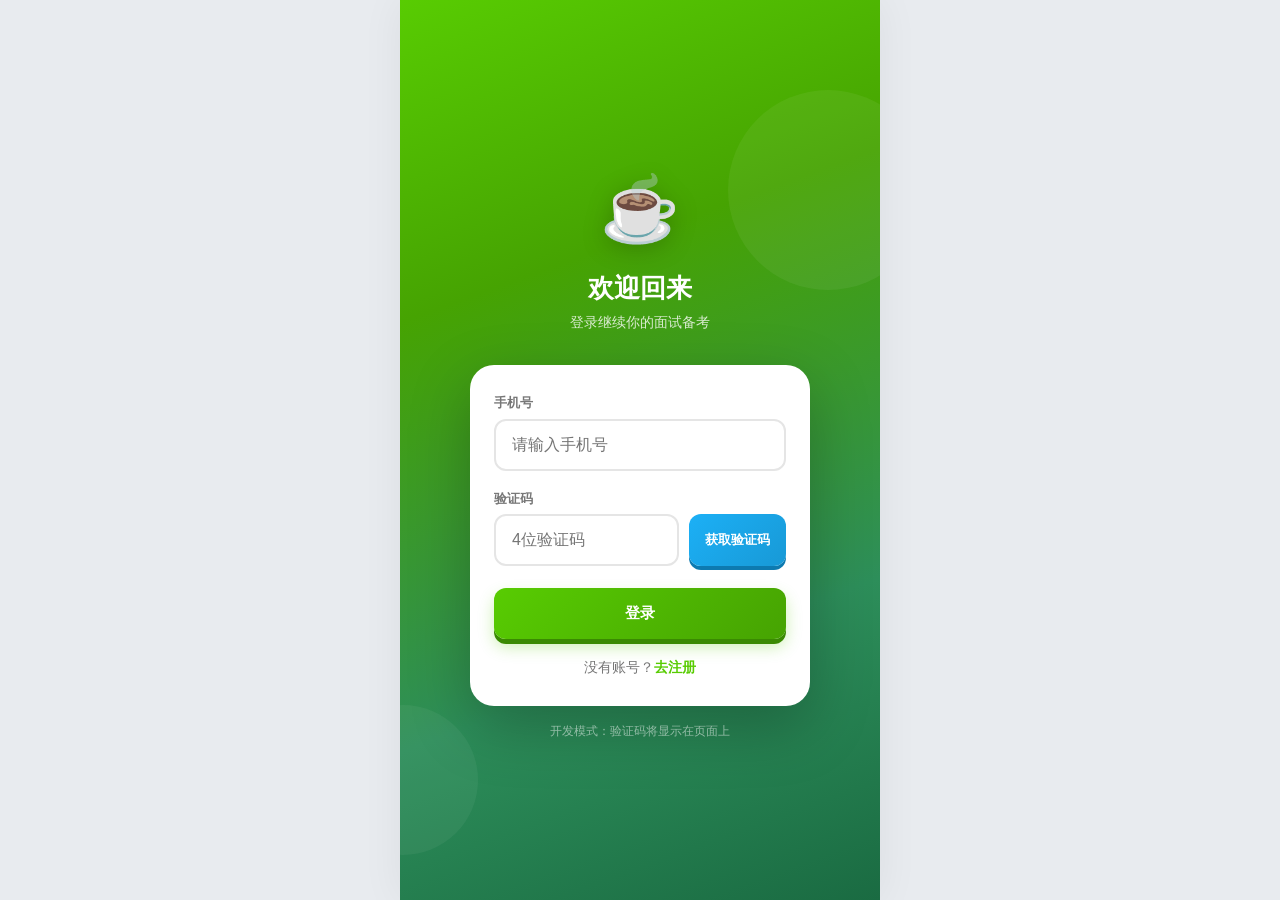
<file: index.html>
<!DOCTYPE html>
<html lang="zh-CN">
<head>
  <meta charset="UTF-8">
  <meta name="viewport" content="width=device-width, initial-scale=1.0, maximum-scale=1.0, user-scalable=no, viewport-fit=cover">
  <meta name="theme-color" content="#3E2723">
  <title>Java面试通 · 全栈工程师题库</title>

  <!-- ===== 内联滚动核心样式（最高优先级，确保任何环境都能滚动） ===== -->
  <style>
    html, body {
      height: 100% !important;
      margin: 0 !important;
      padding: 0 !important;
      overflow: hidden !important; /* 锁死外层，只让 .app 滚动 */
    }
    #app {
      height: 100% !important;
      max-height: 100vh !important;
      min-height: 0 !important; /* 覆盖 style.css 的 min-height: 100vh */
      overflow-y: auto !important;
      overflow-x: hidden !important;
      -webkit-overflow-scrolling: touch !important;
      touch-action: pan-y !important;
    }
    /* 允许内部所有元素接收触摸滚动 */
    #app * { touch-action: pan-y; }
  </style>

  <!-- 禁止浏览器缓存，确保每次都加载最新版 -->
  <meta http-equiv="Cache-Control" content="no-cache, no-store, must-revalidate">
  <meta http-equiv="Pragma" content="no-cache">
  <meta http-equiv="Expires" content="0">

  <!-- ===== PWA 三件套 ===== -->
  <link rel="manifest" href="manifest.json">
  <link rel="icon" type="image/png" sizes="32x32" href="icons/favicon-32.png">
  <link rel="icon" type="image/png" sizes="16x16" href="icons/favicon-16.png">
  <link rel="icon" type="image/png" href="icons/favicon.png">

  <!-- iOS 专属：让 Safari 识别为"能加到主屏幕"的 App -->
  <meta name="apple-mobile-web-app-capable" content="yes">
  <meta name="apple-mobile-web-app-status-bar-style" content="default">
  <meta name="apple-mobile-web-app-title" content="Java面试通">
  <link rel="apple-touch-icon" href="icons/icon-192.png">

  <link rel="stylesheet" href="css/style.css?v=17">
</head>
<body>
  <div class="app" id="app">

    <!-- 顶部状态栏（学习页用） -->
    <div class="topbar" id="topbar">
      <div class="brand"><span class="logo">☕</span> Java面试通</div>
      <div class="stats">
        <div class="stat-pill streak"><span class="icon">🔥</span><span id="stat-streak">0</span></div>
        <div class="stat-pill gem"><span class="icon">💎</span><span id="stat-gem">0</span></div>
        <div class="stat-pill heart"><span class="icon">❤️</span><span id="stat-heart">5</span></div>
      </div>
    </div>

    <!-- ============ 视图0：登录/注册 ============ -->
    <div class="view" id="view-auth"></div>

    <!-- ============ 视图1：学习路径 ============ -->
    <div class="view active" id="view-learn">
      <div class="hero">
        <div class="hero-top">
          <div class="hero-text">
            <h2 id="hero-greeting">准备好刷题了吗？</h2>
            <p>每天5分钟，吃透Java全栈面试高频题</p>
          </div>
          <button class="hero-theme-btn" aria-label="切换主题">🎨</button>
        </div>
        <div class="daily-goal">
          <div style="position:relative;">
            <svg class="ring" width="44" height="44" viewBox="0 0 44 44">
              <circle class="track" cx="22" cy="22" r="18"></circle>
              <circle class="fill" id="goal-ring" cx="22" cy="22" r="18"
                stroke-dasharray="113" stroke-dashoffset="113"></circle>
            </svg>
            <span class="ring-label" id="goal-pct">0%</span>
          </div>
          <div class="goal-text">
            <b id="goal-done">0</b> / <span id="goal-total">10</span> 题 · 今日目标
          </div>
        </div>
      </div>

      <!-- 每日挑战 -->
      <div class="daily-card" id="daily-card">
        <div class="dc-icon">🎯</div>
        <div class="dc-text">
          <div class="dc-title">每日挑战</div>
          <div class="dc-sub">随机抽题，检验今日学习成果</div>
        </div>
        <div class="dc-arrow">›</div>
      </div>

      <!-- 学习路径（动态渲染） -->
      <div class="path" id="path"></div>
    </div>

    <!-- ============ 视图2：答题 ============ -->
    <div class="view" id="view-quiz">
      <div class="quiz-header" id="quiz-header">
        <button class="back" id="quiz-back">✕</button>
        <div class="progress-bar"><div class="progress-fill" id="quiz-progress"></div></div>
        <div class="q-counter" id="q-counter">1/5</div>
      </div>
      <div class="quiz-body" id="quiz-body">
        <!-- 动态渲染题目 -->
      </div>

      <!-- 反馈条 -->
      <div class="feedback" id="feedback">
        <div class="fb-title" id="fb-title"></div>
        <div class="fb-detail" id="fb-detail"></div>
      </div>

      <!-- 底部操作 -->
      <div class="quiz-footer" id="quiz-footer">
        <button class="btn btn-secondary" id="btn-skip">跳过</button>
        <button class="btn btn-primary" id="btn-check" disabled>检查</button>
      </div>
    </div>

    <!-- ============ 视图3：个人中心 ============ -->
    <div class="view" id="view-profile">
      <div class="profile-header" id="profile-header-bg">
        <div class="profile-avatar" id="profile-avatar" style="cursor:pointer">👨‍💻</div>
        <div class="profile-name" id="profile-name" style="cursor:pointer">Java 全栈工程师</div>
        <div class="profile-title" id="profile-title">Lv.1 入门菜鸟</div>
        <div class="profile-edit-hint">点击头像/名字可修改</div>
      </div>

      <div class="profile-stats">
        <div class="pstat"><div class="num" id="p-xp">0</div><div class="lbl">总经验</div></div>
        <div class="pstat"><div class="num" id="p-done">0</div><div class="lbl">已答题</div></div>
        <div class="pstat"><div class="num" id="p-acc">0%</div><div class="lbl">正确率</div></div>
      </div>

      <div class="section-title">成就徽章</div>
      <div class="achievements" id="achievements"></div>

      <div class="section-title">模块进度</div>
      <div class="module-progress-list" id="module-progress"></div>

      <button class="reset-btn" id="btn-reset">重置学习进度</button>
      <button class="logout-btn" id="btn-logout">退出登录</button>
    </div>

    <!-- ============ 底部导航 ============ -->
    <div class="tabbar">
      <button class="tab active" data-view="learn">
        <span class="t-icon">🏠</span><span>学习</span>
      </button>
      <button class="tab" data-view="profile">
        <span class="t-icon">👤</span><span>我的</span>
      </button>
    </div>

  </div>

  <script src="js/data.js?v=17"></script>
  <script src="js/auth.js?v=17"></script>
  <script src="js/app.js?v=17"></script>

  <!-- ===== Service Worker 注册 + 自动更新检测 ===== -->
  <script>
    if ("serviceWorker" in navigator && (location.hostname === "localhost" || location.protocol === "https:")) {
      window.addEventListener("load", async () => {
        // 先清掉所有旧 SW 和缓存，确保加载最新版
        try {
          const regs = await navigator.serviceWorker.getRegistrations();
          await Promise.all(regs.map(r => r.unregister()));
        } catch(e) {}
        try {
          const keys = await caches.keys();
          await Promise.all(keys.map(k => caches.delete(k)));
        } catch(e) {}

        navigator.serviceWorker.register("sw.js?v=17")
          .then((reg) => {
            console.log("✅ SW 已注册", reg.scope);
            reg.addEventListener("updatefound", () => {
              const newWorker = reg.installing;
              newWorker.addEventListener("statechange", () => {
                if (newWorker.state === "activated" && navigator.serviceWorker.controller) {
                  window.location.reload();
                }
              });
            });
          })
          .catch((err) => console.warn("⚠️ SW 注册失败", err));

        navigator.serviceWorker.addEventListener("controllerchange", () => {
          window.location.reload();
        });
      });
    }
  </script>
</body>
</html>
</file>
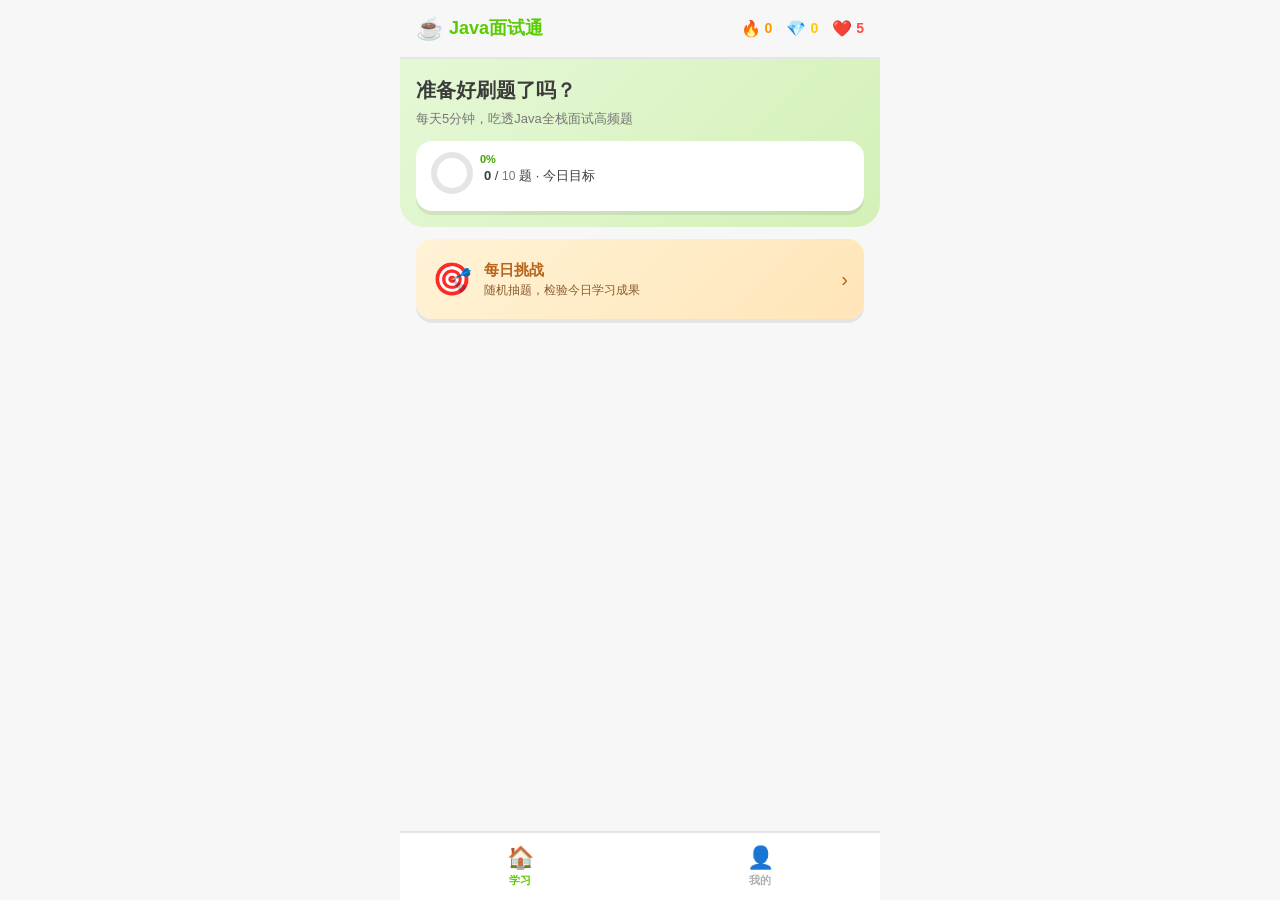
<file: java-interview-app.html>
<!DOCTYPE html>
<html lang="zh-CN">
<head>
  <meta charset="UTF-8">
  <!-- 单文件版：双击即可打开，无需网络 -->
<meta name="viewport" content="width=device-width, initial-scale=1.0, maximum-scale=1.0, user-scalable=no, viewport-fit=cover">
  <meta name="theme-color" content="#58CC02">
  <title>Java面试通 · 全栈工程师题库</title>
  <style>
/* ============================================================
   Java面试通 - 多邻国风格移动端样式
   设计：明亮活泼、圆角、大留白、游戏化反馈
   ============================================================ */

/* ---------- 设计令牌 ---------- */
:root {
  --duo-green: #58CC02;
  --duo-green-dark: #46a302;
  --duo-green-bg: #e5f8d6;
  --duo-blue: #1CB0F6;
  --duo-blue-dark: #1899d6;
  --duo-red: #FF4B4B;
  --duo-red-dark: #ea2b2b;
  --duo-orange: #FF9600;
  --duo-purple: #8458FC;
  --duo-yellow: #FFC800;
  --duo-gold: #FFC800;

  --text-dark: #3c3c3c;
  --text-mid: #777;
  --text-light: #afafaf;
  --bg: #f7f7f7;
  --card: #ffffff;
  --border: #e5e5e5;
  --shadow: 0 4px 0 rgba(0,0,0,0.08);
  --radius: 16px;
  --radius-sm: 12px;
}

* { box-sizing: border-box; margin: 0; padding: 0; -webkit-tap-highlight-color: transparent; }

html, body {
  height: 100%;
  overflow: hidden; /* 锁死 html/body，不让它们滚动 */
  background: var(--bg);
}

body {
  font-family: -apple-system, BlinkMacSystemFont, "PingFang SC", "Microsoft YaHei", "Segoe UI", Roboto, sans-serif;
  color: var(--text-dark);
  font-size: 15px;
  line-height: 1.5;
}

button { font-family: inherit; cursor: pointer; border: none; background: none; color: inherit; }
ul { list-style: none; }

/* 移动端 App 容器 —— 唯一滚动层 */
.app {
  max-width: 480px;
  height: 100vh;
  margin: 0 auto;
  background: var(--bg);
  position: relative;
  overflow-y: auto;
  overflow-x: hidden;
  -webkit-overflow-scrolling: touch; /* iOS 惯性滚动 */
  padding-bottom: 72px; /* 底部导航高度 */
}

/* ---------- 顶部状态栏 ---------- */
.topbar {
  position: sticky;
  top: 0;
  z-index: 50;
  background: var(--bg);
  padding: 12px 16px;
  display: flex;
  align-items: center;
  justify-content: space-between;
  border-bottom: 2px solid var(--border);
}
.topbar .brand {
  font-weight: 800;
  font-size: 18px;
  color: var(--duo-green);
  display: flex;
  align-items: center;
  gap: 6px;
}
.topbar .brand .logo { font-size: 22px; }
.topbar .stats {
  display: flex;
  align-items: center;
  gap: 14px;
  font-size: 14px;
  font-weight: 700;
}
.stat-pill {
  display: flex;
  align-items: center;
  gap: 4px;
}
.stat-pill .icon { font-size: 16px; }
.stat-pill.streak { color: var(--duo-orange); }
.stat-pill.gem { color: var(--duo-gold); }
.stat-pill.heart { color: var(--duo-red); }

/* ---------- 视图切换 ---------- */
.view { display: none; }
.view.active { display: block; animation: fadeIn .25s ease; }
@keyframes fadeIn { from { opacity: 0; transform: translateY(6px);} to { opacity:1; transform:none;} }

/* ---------- 学习路径 ---------- */
.hero {
  padding: 16px;
  background: linear-gradient(135deg, var(--duo-green-bg), #d4f0b8);
  border-radius: 0 0 24px 24px;
  margin-bottom: 8px;
}
.hero h2 { font-size: 20px; margin-bottom: 4px; }
.hero p { color: var(--text-mid); font-size: 13px; }

.daily-goal {
  display: flex;
  align-items: center;
  gap: 10px;
  background: #fff;
  border-radius: var(--radius);
  padding: 10px 14px;
  margin-top: 12px;
  box-shadow: var(--shadow);
}
.daily-goal .ring {
  width: 44px; height: 44px;
  flex-shrink: 0;
  transform: rotate(-90deg);
}
.daily-goal .ring circle { fill: none; stroke-width: 6; }
.daily-goal .ring .track { stroke: #e5e5e5; }
.daily-goal .ring .fill { stroke: var(--duo-green); stroke-linecap: round; transition: stroke-dashoffset .4s; }
.daily-goal .ring-label {
  position: absolute; margin-left: 6px;
  font-size: 11px; font-weight: 700; color: var(--duo-green-dark);
}
.daily-goal .goal-text { font-size: 13px; }
.daily-goal .goal-text b { color: var(--text-dark); }
.daily-goal .goal-text span { color: var(--text-mid); font-size: 12px; }

/* 路径节点 */
.path { padding: 12px 16px 24px; display: flex; flex-direction: column; align-items: center; gap: 0; }
.unit { width: 100%; }
.unit-header {
  background: var(--card);
  border: 2px solid var(--border);
  border-radius: var(--radius);
  padding: 12px 14px;
  margin: 16px 0 10px;
  display: flex;
  align-items: center;
  gap: 10px;
  box-shadow: var(--shadow);
}
.unit-header .u-icon {
  width: 40px; height: 40px;
  border-radius: 12px;
  display: flex; align-items: center; justify-content: center;
  font-size: 22px;
  color: #fff;
}
.unit-header .u-title { font-weight: 700; font-size: 15px; }
.unit-header .u-sub { font-size: 12px; color: var(--text-mid); }

.node-row {
  display: flex;
  justify-content: center;
  position: relative;
  width: 100%;
  padding: 10px 0;
}
.node {
  width: 72px; height: 72px;
  border-radius: 50%;
  background: var(--card);
  border: 4px solid var(--border);
  display: flex;
  flex-direction: column;
  align-items: center;
  justify-content: center;
  box-shadow: var(--shadow);
  transition: transform .15s, box-shadow .15s;
  position: relative;
}
.node:active { transform: scale(0.95); }
.node .n-icon { font-size: 26px; }
.node .n-title { font-size: 10px; font-weight: 700; margin-top: 2px; max-width: 64px; text-align: center; line-height: 1.1; }
.node.done { background: var(--duo-green); border-color: var(--duo-green-dark); color: #fff; }
.node.done .n-title { color: #fff; }
.node.locked { opacity: 0.5; filter: grayscale(0.6); }
.node.current { border-color: var(--duo-green); animation: pulse 2s infinite; }
@keyframes pulse {
  0%,100% { box-shadow: 0 0 0 0 rgba(88,204,2,0.5); }
  50% { box-shadow: 0 0 0 10px rgba(88,204,2,0); }
}
/* 节点蛇形布局 */
.node-row.left { justify-content: flex-start; padding-left: 14%; }
.node-row.right { justify-content: flex-end; padding-right: 14%; }

/* ---------- 答题视图 ---------- */
.quiz-header {
  display: flex;
  align-items: center;
  gap: 10px;
  padding: 12px 16px;
  border-bottom: 2px solid var(--border);
  background: var(--bg);
  position: sticky;
  top: 0;
  z-index: 10;
}
.quiz-header .back {
  font-size: 22px;
  color: var(--text-light);
  width: 28px;
}
.quiz-header .progress-bar {
  flex: 1;
  height: 12px;
  background: #e5e5e5;
  border-radius: 999px;
  overflow: hidden;
}
.quiz-header .progress-fill {
  height: 100%;
  background: var(--duo-green);
  border-radius: 999px;
  transition: width .4s;
}
.quiz-header .q-counter {
  font-size: 13px;
  font-weight: 700;
  color: var(--text-mid);
  min-width: 36px;
  text-align: right;
}

.quiz-body {
  padding: 20px 16px 100px;
}
.quiz-badge {
  display: inline-block;
  padding: 3px 10px;
  border-radius: 999px;
  background: var(--duo-green-bg);
  color: var(--duo-green-dark);
  font-size: 11px;
  font-weight: 700;
  margin-bottom: 14px;
}
.quiz-question {
  font-size: 19px;
  font-weight: 700;
  line-height: 1.4;
  margin-bottom: 20px;
}

/* 闪卡 */
.flashcard {
  background: var(--card);
  border: 2px solid var(--border);
  border-radius: var(--radius);
  padding: 20px;
  box-shadow: var(--shadow);
  cursor: pointer;
  transition: transform .15s;
}
.flashcard:active { transform: scale(0.98); }
.flashcard .fc-hint {
  font-size: 12px;
  color: var(--text-light);
  text-align: center;
  margin-bottom: 10px;
}
.flashcard .fc-face {
  font-size: 15px;
  line-height: 1.7;
  white-space: pre-wrap;
  word-break: break-word;
}
.flashcard .fc-face.answer { color: var(--duo-green-dark); font-weight: 600; }
.flashcard .fc-tip {
  margin-top: 16px;
  padding-top: 14px;
  border-top: 1px dashed var(--border);
  font-size: 13px;
  color: var(--duo-orange);
  font-weight: 600;
}
.flip-icon { float: right; font-size: 20px; }

/* 选项卡 */
.options { display: flex; flex-direction: column; gap: 12px; }
.option {
  background: var(--card);
  border: 2px solid var(--border);
  border-radius: var(--radius-sm);
  padding: 14px 16px;
  font-size: 15px;
  text-align: left;
  box-shadow: var(--shadow);
  transition: all .15s;
  display: flex;
  align-items: center;
  gap: 10px;
}
.option:active { transform: scale(0.98); }
.option .opt-letter {
  width: 24px; height: 24px;
  border-radius: 6px;
  background: var(--bg);
  display: flex; align-items: center; justify-content: center;
  font-weight: 800;
  font-size: 13px;
  color: var(--text-mid);
  flex-shrink: 0;
}
.option.selected {
  border-color: var(--duo-blue);
  background: #ddf4ff;
}
.option.selected .opt-letter { background: var(--duo-blue); color: #fff; }
.option.correct { border-color: var(--duo-green); background: var(--duo-green-bg); }
.option.correct .opt-letter { background: var(--duo-green); color: #fff; }
.option.wrong { border-color: var(--duo-red); background: #ffe5e5; }
.option.wrong .opt-letter { background: var(--duo-red); color: #fff; }

/* 底部操作条 */
.quiz-footer {
  position: fixed;
  bottom: 0;
  left: 50%;
  transform: translateX(-50%);
  width: 100%;
  max-width: 480px;
  padding: 14px 16px calc(14px + env(safe-area-inset-bottom));
  background: #fff;
  border-top: 2px solid var(--border);
  display: flex;
  gap: 12px;
}
.btn {
  flex: 1;
  padding: 14px;
  border-radius: var(--radius-sm);
  font-size: 15px;
  font-weight: 800;
  text-transform: uppercase;
  letter-spacing: .5px;
  transition: transform .1s, filter .1s;
}
.btn:active { transform: translateY(2px); }
.btn-primary {
  background: var(--duo-green);
  color: #fff;
  box-shadow: 0 4px 0 var(--duo-green-dark);
}
.btn-primary:disabled {
  background: #ddd;
  box-shadow: 0 4px 0 #bbb;
  color: #fff;
  cursor: not-allowed;
}
.btn-secondary {
  background: #fff;
  color: var(--text-mid);
  border: 2px solid var(--border);
  box-shadow: 0 4px 0 var(--border);
}
.btn-danger {
  background: var(--duo-red);
  color: #fff;
  box-shadow: 0 4px 0 var(--duo-red-dark);
}
.btn-full { flex: 1; }

/* 反馈条 */
.feedback {
  position: fixed;
  bottom: 72px;
  left: 50%;
  transform: translateX(-50%);
  width: 100%;
  max-width: 480px;
  padding: 16px;
  display: none;
  animation: slideUp .25s ease;
}
.feedback.show { display: block; }
@keyframes slideUp { from { transform: translate(-50%, 20px); opacity: 0;} to { transform: translate(-50%, 0); opacity:1;} }
.feedback-correct { background: var(--duo-green-bg); color: var(--duo-green-dark); }
.feedback-wrong { background: #ffe5e5; color: var(--duo-red-dark); }
.feedback .fb-title { font-size: 18px; font-weight: 800; display: flex; align-items: center; gap: 8px; margin-bottom: 6px; }
.feedback .fb-detail { font-size: 13px; line-height: 1.6; white-space: pre-wrap; }

/* 结果页 */
.result-screen {
  padding: 40px 24px;
  text-align: center;
}
.result-emoji { font-size: 64px; margin-bottom: 12px; }
.result-title { font-size: 24px; font-weight: 800; margin-bottom: 6px; }
.result-sub { color: var(--text-mid); margin-bottom: 28px; }
.result-stats {
  display: flex;
  justify-content: center;
  gap: 24px;
  margin-bottom: 28px;
}
.result-stat {
  display: flex;
  flex-direction: column;
  align-items: center;
}
.result-stat .num { font-size: 28px; font-weight: 800; }
.result-stat .lbl { font-size: 12px; color: var(--text-mid); }
.result-stat.xp .num { color: var(--duo-green); }
.result-stat.acc .num { color: var(--duo-blue); }

/* ---------- 底部导航 ---------- */
.tabbar {
  position: fixed;
  bottom: 0;
  left: 50%;
  transform: translateX(-50%);
  width: 100%;
  max-width: 480px;
  background: #fff;
  border-top: 2px solid var(--border);
  display: flex;
  padding: 6px 0 calc(6px + env(safe-area-inset-bottom));
  z-index: 40;
}
.tab {
  flex: 1;
  display: flex;
  flex-direction: column;
  align-items: center;
  padding: 6px 0;
  color: var(--text-light);
  font-size: 11px;
  font-weight: 700;
  gap: 2px;
}
.tab .t-icon { font-size: 22px; }
.tab.active { color: var(--duo-green); }

/* ---------- 个人中心 ---------- */
.profile-header {
  background: linear-gradient(135deg, var(--duo-green), var(--duo-green-dark));
  color: #fff;
  padding: 28px 20px 60px;
  text-align: center;
  position: relative;
}
.profile-avatar {
  width: 80px; height: 80px;
  border-radius: 50%;
  background: #fff;
  margin: 0 auto 10px;
  display: flex; align-items: center; justify-content: center;
  font-size: 40px;
  box-shadow: 0 6px 16px rgba(0,0,0,0.15);
}
.profile-name { font-size: 18px; font-weight: 800; }
.profile-title { font-size: 13px; opacity: 0.9; }

.profile-stats {
  margin: -40px 16px 0;
  background: #fff;
  border-radius: var(--radius);
  padding: 16px;
  display: flex;
  justify-content: space-around;
  box-shadow: var(--shadow);
}
.pstat { text-align: center; }
.pstat .num { font-size: 22px; font-weight: 800; }
.pstat .lbl { font-size: 11px; color: var(--text-mid); }

.section-title {
  padding: 20px 16px 10px;
  font-size: 14px;
  font-weight: 800;
  color: var(--text-mid);
  text-transform: uppercase;
  letter-spacing: 1px;
}
.achievements { padding: 0 16px; display: grid; grid-template-columns: repeat(4, 1fr); gap: 12px; }
.ach {
  background: #fff;
  border: 2px solid var(--border);
  border-radius: var(--radius-sm);
  padding: 12px 6px;
  text-align: center;
}
.ach.locked { opacity: 0.35; filter: grayscale(1); }
.ach .a-icon { font-size: 28px; }
.ach .a-name { font-size: 10px; font-weight: 700; margin-top: 4px; }

.module-progress-list { padding: 0 16px 24px; display: flex; flex-direction: column; gap: 10px; }
.mp-row {
  background: #fff;
  border: 2px solid var(--border);
  border-radius: var(--radius-sm);
  padding: 12px 14px;
  display: flex;
  align-items: center;
  gap: 12px;
  box-shadow: var(--shadow);
}
.mp-row .mp-icon {
  width: 36px; height: 36px;
  border-radius: 10px;
  display: flex; align-items: center; justify-content: center;
  font-size: 20px;
  color: #fff;
  flex-shrink: 0;
}
.mp-row .mp-info { flex: 1; min-width: 0; }
.mp-row .mp-name { font-size: 14px; font-weight: 700; }
.mp-row .mp-bar {
  height: 8px;
  background: #eee;
  border-radius: 999px;
  margin-top: 6px;
  overflow: hidden;
}
.mp-row .mp-fill { height: 100%; border-radius: 999px; transition: width .4s; }
.mp-row .mp-pct { font-size: 12px; font-weight: 700; color: var(--text-mid); min-width: 36px; text-align: right; }

.reset-btn {
  margin: 16px;
  width: calc(100% - 32px);
  padding: 12px;
  border-radius: var(--radius-sm);
  background: #fff;
  border: 2px solid var(--duo-red);
  color: var(--duo-red);
  font-weight: 700;
  font-size: 14px;
}

/* ---------- 通用工具 ---------- */
.empty { text-align: center; padding: 60px 20px; color: var(--text-light); }
.empty .e-icon { font-size: 48px; margin-bottom: 12px; }

/* 每日挑战卡片 */
.daily-card {
  margin: 12px 16px;
  background: linear-gradient(135deg, #fff3d6, #ffe5b8);
  border-radius: var(--radius);
  padding: 16px;
  box-shadow: var(--shadow);
  display: flex;
  align-items: center;
  gap: 12px;
  cursor: pointer;
}
.daily-card:active { transform: scale(0.98); }
.daily-card .dc-icon { font-size: 32px; }
.daily-card .dc-text { flex: 1; }
.daily-card .dc-title { font-weight: 800; font-size: 15px; color: #b8651b; }
.daily-card .dc-sub { font-size: 12px; color: #8a5a2b; }
.daily-card .dc-arrow { color: #b8651b; font-size: 20px; }

</style>
</head>
<body>
  <div class="app" id="app">

    <!-- 顶部状态栏（学习页用） -->
    <div class="topbar" id="topbar">
      <div class="brand"><span class="logo">☕</span> Java面试通</div>
      <div class="stats">
        <div class="stat-pill streak"><span class="icon">🔥</span><span id="stat-streak">0</span></div>
        <div class="stat-pill gem"><span class="icon">💎</span><span id="stat-gem">0</span></div>
        <div class="stat-pill heart"><span class="icon">❤️</span><span id="stat-heart">5</span></div>
      </div>
    </div>

    <!-- ============ 视图1：学习路径 ============ -->
    <div class="view active" id="view-learn">
      <div class="hero">
        <h2 id="hero-greeting">准备好刷题了吗？</h2>
        <p>每天5分钟，吃透Java全栈面试高频题</p>
        <div class="daily-goal">
          <div style="position:relative;">
            <svg class="ring" width="44" height="44" viewBox="0 0 44 44">
              <circle class="track" cx="22" cy="22" r="18"></circle>
              <circle class="fill" id="goal-ring" cx="22" cy="22" r="18"
                stroke-dasharray="113" stroke-dashoffset="113"></circle>
            </svg>
            <span class="ring-label" id="goal-pct">0%</span>
          </div>
          <div class="goal-text">
            <b id="goal-done">0</b> / <span id="goal-total">10</span> 题 · 今日目标
          </div>
        </div>
      </div>

      <!-- 每日挑战 -->
      <div class="daily-card" id="daily-card">
        <div class="dc-icon">🎯</div>
        <div class="dc-text">
          <div class="dc-title">每日挑战</div>
          <div class="dc-sub">随机抽题，检验今日学习成果</div>
        </div>
        <div class="dc-arrow">›</div>
      </div>

      <!-- 学习路径（动态渲染） -->
      <div class="path" id="path"></div>
    </div>

    <!-- ============ 视图2：答题 ============ -->
    <div class="view" id="view-quiz">
      <div class="quiz-header" id="quiz-header">
        <button class="back" id="quiz-back">✕</button>
        <div class="progress-bar"><div class="progress-fill" id="quiz-progress"></div></div>
        <div class="q-counter" id="q-counter">1/5</div>
      </div>
      <div class="quiz-body" id="quiz-body">
        <!-- 动态渲染题目 -->
      </div>

      <!-- 反馈条 -->
      <div class="feedback" id="feedback">
        <div class="fb-title" id="fb-title"></div>
        <div class="fb-detail" id="fb-detail"></div>
      </div>

      <!-- 底部操作 -->
      <div class="quiz-footer" id="quiz-footer">
        <button class="btn btn-secondary" id="btn-skip">跳过</button>
        <button class="btn btn-primary" id="btn-check" disabled>检查</button>
      </div>
    </div>

    <!-- ============ 视图3：个人中心 ============ -->
    <div class="view" id="view-profile">
      <div class="profile-header">
        <div class="profile-avatar">👨‍💻</div>
        <div class="profile-name">Java 全栈工程师</div>
        <div class="profile-title" id="profile-title">Lv.1 入门菜鸟</div>
      </div>

      <div class="profile-stats">
        <div class="pstat"><div class="num" id="p-xp">0</div><div class="lbl">总经验</div></div>
        <div class="pstat"><div class="num" id="p-done">0</div><div class="lbl">已答题</div></div>
        <div class="pstat"><div class="num" id="p-acc">0%</div><div class="lbl">正确率</div></div>
      </div>

      <div class="section-title">成就徽章</div>
      <div class="achievements" id="achievements"></div>

      <div class="section-title">模块进度</div>
      <div class="module-progress-list" id="module-progress"></div>

      <button class="reset-btn" id="btn-reset">重置学习进度</button>
    </div>

    <!-- ============ 底部导航 ============ -->
    <div class="tabbar">
      <button class="tab active" data-view="learn">
        <span class="t-icon">🏠</span><span>学习</span>
      </button>
      <button class="tab" data-view="profile">
        <span class="t-icon">👤</span><span>我的</span>
      </button>
    </div>

  </div>

  <script>
// ============================================================
// Java 全栈面试题库 - 多邻国风格
// 涵盖：Java基础/集合、JVM、并发、Spring、MySQL、Redis、分布式、算法设计模式、网络OS、工程化
// 答案设计原则：口诀化、类比化、一句话抓重点，便于"易吸收"
// ============================================================

const QUESTION_BANK = [
  // ==================== 模块1：Java 基础 & 集合 ====================
  {
    module: "Java基础&集合",
    icon: "☕",
    color: "#58CC02",
    lessons: [
      {
        id: "java-coll-1",
        title: "HashMap 底层原理",
        questions: [
          {
            type: "flashcard",
            q: "HashMap 底层数据结构是什么？",
            a: "JDK1.8 后 = 数组 + 链表 + 红黑树。\n数组是主体(桶)，hash冲突时挂链表，链表长度>8且数组长度≥64时转红黑树。",
            tip: "记：数组当货架，冲突串成链，太长变红黑树"
          },
          {
            type: "flashcard",
            q: "HashMap 为什么线程不安全？",
            a: "多线程同时 put 可能导致：1)数据覆盖 2)1.7头插法成环死循环 3)size计算不准。\n并发场景用 ConcurrentHashMap。",
            tip: "记：put无锁，互相覆盖；1.7还会成环"
          },
          {
            type: "choice",
            q: "HashMap 默认初始容量是多少？",
            options: ["8", "16", "32", "64"],
            answer: 1,
            tip: "默认16，负载因子0.75，扩容翻倍"
          },
          {
            type: "flashcard",
            q: "HashMap 的 hash 函数为什么要右移16位异或？",
            a: "让高16位也参与运算，减少 hash 碰撞。\n公式：(h = key.hashCode()) ^ (h >>> 16)",
            tip: "高16位^低16位，打散更均匀"
          },
          {
            type: "flashcard",
            q: "equals 和 hashCode 的关系？",
            a: "1) equals 相等 → hashCode 必须相等\n2) hashCode 相等 → equals 不一定相等(哈希冲突)\n重写 equals 必须重写 hashCode，否则 HashMap 找不到。",
            tip: "相等必同码，同码未必等"
          },
          {
            type: "flashcard",
            q: "ArrayList vs LinkedList 区别？",
            a: "ArrayList：数组实现，随机访问O(1)，增删慢(要搬移)。\nLinkedList：双向链表，增删O(1)，访问O(n)。\n实际开发 ArrayList 用得多(CPU缓存友好)。",
            tip: "查多ArrayList，改多LinkedList"
          },
          {
            type: "choice",
            q: "ArrayList 扩容机制是扩容到原来的几倍？",
            options: ["1.5倍", "2倍", "3倍", "固定10"],
            answer: 0,
            tip: "oldCapacity + (oldCapacity >> 1) = 1.5倍"
          },
          {
            type: "flashcard",
            q: "String 为什么不可变？",
            a: "1) final 类 + final char[] 数组，无setter\n2) 不可变才能做字符串常量池，节省内存\n3) 线程安全，可作HashMap的key",
            tip: "final + 无修改方法 = 不可变"
          },
          {
            type: "flashcard",
            q: "String、StringBuilder、StringBuffer 区别？",
            a: "String：不可变，拼接产生新对象。\nStringBuilder：可变，非线程安全，性能好。\nStringBuffer：可变，synchronized线程安全，稍慢。\n循环拼接用 StringBuilder。",
            tip: "单线程Builder，多线程Buffer"
          }
        ]
      },
      {
        id: "java-coll-2",
        title: "集合框架 & 泛型",
        questions: [
          {
            type: "flashcard",
            q: "fail-fast 是什么？",
            a: "迭代器遍历时若集合被修改(modCount变化)，立刻抛 ConcurrentModificationException。\nArrayList/HashMap 都是 fail-fast。",
            tip: "边遍历边改 → 抛异常"
          },
          {
            type: "flashcard",
            q: "fail-safe 是什么？",
            a: "遍历的是集合副本，修改不影响遍历，不会抛异常。\n代表：ConcurrentHashMap、CopyOnWriteArrayList。\n缺点：数据可能不一致。",
            tip: "CopyOnWrite：写时复制，读无锁"
          },
          {
            type: "choice",
            q: "Java 泛型的本质是？",
            options: ["运行时类型检查", "编译期擦除", "动态代理", "反射"],
            answer: 1,
            tip: "Type Erasure 类型擦除，运行时都是Object"
          },
          {
            type: "flashcard",
            q: "List、Set、Map 的区别？",
            a: "List：有序可重复。\nSet：无序不重复。\nMap：键值对，key不重复。\nSet 底层其实是用 Map 存的(只存key)。",
            tip: "List有序重复，Set无序唯一，Map键值对"
          },
          {
            type: "flashcard",
            q: "TreeMap 和 HashMap 区别？",
            a: "HashMap：哈希表，O(1)，无序。\nTreeMap：红黑树，O(logN)，key有序。\n需要排序用 TreeMap。",
            tip: "要快用HashMap，要序用TreeMap"
          }
        ]
      }
    ]
  },

  // ==================== 模块2：JVM ====================
  {
    module: "JVM调优",
    icon: "🧠",
    color: "#1CB0F6",
    lessons: [
      {
        id: "jvm-1",
        title: "内存结构 & GC",
        questions: [
          {
            type: "flashcard",
            q: "JVM 运行时内存区域有哪些？",
            a: "线程私有：程序计数器、虚拟机栈、本地方法栈。\n线程共享：堆、方法区(元空间)。\n堆是GC主战场。",
            tip: "栈私有，堆共享；计数器不会OOM"
          },
          {
            type: "flashcard",
            q: "堆内存分代模型？",
            a: "新生代(1/3)：Eden + 2个Survivor(8:1:1)。\n老年代(2/3)。\n新对象放Eden，Minor GC后存活进Survivor，年龄到15进老年代。",
            tip: "Eden:S0:S1 = 8:1:1，活够15次进老年代"
          },
          {
            type: "choice",
            q: "对象进入老年代的年龄阈值默认是？",
            options: ["10", "15", "20", "30"],
            answer: 1,
            tip: "-XX:MaxTenuringThreshold 默认15"
          },
          {
            type: "flashcard",
            q: "哪些是 GC Roots？",
            a: "1) 虚拟机栈中引用的对象(局部变量)\n2) 方法区静态变量、常量引用\n3) 本地方法栈JNI引用\n4) 同步锁持有的对象",
            tip: "栈、静态、常量、锁 → 根对象"
          },
          {
            type: "flashcard",
            q: "四种垃圾回收算法？",
            a: "1)标记-清除：产生碎片\n2)标记-复制：无碎片，浪费空间\n3)标记-整理：无碎片，效率低\n4)分代收集：新生代复制，老年代标记整理",
            tip: "清除有碎片，复制耗空间，整理最耗时"
          },
          {
            type: "flashcard",
            q: "CMS 和 G1 的区别？",
            a: "CMS：并发标记清除，老年代，低延迟但有碎片。\nG1：分Region，可预测停顿时间，整体标记整理+局部复制。\nJDK9+ G1 是默认。",
            tip: "CMS低延迟有碎片，G1可预测停顿"
          },
          {
            type: "flashcard",
            q: "强/软/弱/虚引用区别？",
            a: "强：不回收(OutOfMemory也不)\n软：内存不足才回收(缓存)\n弱：下次GC必回收(WeakHashMap)\n虚：仅用于跟踪回收(堆外内存)",
            tip: "强不丢，软满丢，弱必丢，虚跟踪"
          },
          {
            type: "flashcard",
            q: "类加载过程？",
            a: "加载→验证→准备→解析→初始化→使用→卸载。\n准备阶段赋零值，初始化阶段执行<clinit>静态代码块。",
            tip: "加载验证准备解析初始化，准备赋零值"
          },
          {
            type: "choice",
            q: "双亲委派模型中，类加载器加载顺序是？",
            options: ["先自己再父", "先父再自己", "随机", "同级竞争"],
            answer: 1,
            tip: "向上委托父加载器，父加载不了才自己加载"
          },
          {
            type: "flashcard",
            q: "OOM 怎么排查？",
            a: "1)加 -XX:+HeapDumpOnOutOfMemoryError 导出hprof\n2)用 MAT / JVisualVM 分析\n3)查大对象、内存泄漏点(静态集合、未关闭资源)\n4)结合jstat看GC频率",
            tip: "导出堆dump → MAT找大对象 → 定位泄漏"
          }
        ]
      }
    ]
  },

  // ==================== 模块3：并发编程 ====================
  {
    module: "并发编程",
    icon: "⚡",
    color: "#FF9600",
    lessons: [
      {
        id: "conc-1",
        title: "锁与线程池",
        questions: [
          {
            type: "flashcard",
            q: "synchronized 底层原理？",
            a: "基于对象监视器Monitor，monitorenter/monitorexit指令。\n锁升级：无锁→偏向锁→轻量级锁→重量级锁(不可降级)。",
            tip: "锁升级：偏→轻→重，一路升级不回头"
          },
          {
            type: "flashcard",
            q: "synchronized vs ReentrantLock？",
            a: "synchronized：JVM层，自动释放，不可中断。\nReentrantLock：API层，手动unlock(finally)，可中断/可超时/可公平/可绑定多条件。\n功能复杂用Lock。",
            tip: "简单用sync，复杂要Lock"
          },
          {
            type: "flashcard",
            q: "volatile 的作用？",
            a: "1)保证可见性(MESI缓存一致性协议，写回主存)\n2)禁止指令重排(内存屏障)\n3)不保证原子性(i++不行)。\n常用于状态标志位。",
            tip: "可见+有序，不保证原子"
          },
          {
            type: "choice",
            q: "线程池核心参数有几个？",
            options: ["3个", "5个", "7个", "9个"],
            answer: 2,
            tip: "7个：corePoolSize, maxPoolSize, keepAliveTime, unit, workQueue, threadFactory, handler"
          },
          {
            type: "flashcard",
            q: "线程池工作流程？",
            a: "1)核心线程数未满→创建核心线程\n2)满了→进队列\n3)队列满了→创建非核心线程(到max)\n4)也满了→执行拒绝策略",
            tip: "核心→队列→非核心→拒绝"
          },
          {
            type: "flashcard",
            q: "四种拒绝策略？",
            a: "1)AbortPolicy：抛异常(默认)\n2)CallerRunsPolicy：调用者线程执行\n3)DiscardPolicy：直接丢弃\n4)DiscardOldestPolicy：丢队列最老的",
            tip: "抛/调者执行/丢/丢最老"
          },
          {
            type: "flashcard",
            q: "ConcurrentHashMap 1.8 原理？",
            a: "数组+链表+红黑树。\n用 CAS + synchronized(只锁当前桶头节点) 保证并发，锁粒度比1.7的Segment更细。",
            tip: "1.8 CAS+synchronized锁桶头，粒度更细"
          },
          {
            type: "flashcard",
            q: "死锁的四个必要条件？",
            a: "1)互斥 2)请求并持有 3)不可剥夺 4)循环等待。\n破坏任一即可避免，最常用破坏循环等待(按顺序加锁)。",
            tip: "互斥、持有、不剥夺、循环等待"
          },
          {
            type: "flashcard",
            q: "ThreadLocal 原理与内存泄漏？",
            a: "每个Thread有ThreadLocalMap，key是ThreadLocal弱引用，value是强引用。\n泄漏原因：key被GC后，value还在。\n解决：用完remove()。",
            tip: "弱引用key，强引用value，用完要remove"
          },
          {
            type: "choice",
            q: "CountDownLatch 和 CyclicBarrier 区别？",
            options: ["一样", "CountDownLatch一次性，CyclicBarrier可重用", "CyclicBarrier一次性", "都可重用"],
            answer: 1,
            tip: "CountDown减到0放行且一次性；CyclicBarrier凑齐即放行可重用"
          }
        ]
      }
    ]
  },

  // ==================== 模块4：Spring ====================
  {
    module: "Spring全家桶",
    icon: "🌱",
    color: "#8458FC",
    lessons: [
      {
        id: "spring-1",
        title: "IoC & AOP & 事务",
        questions: [
          {
            type: "flashcard",
            q: "什么是 IoC？",
            a: "控制反转：对象创建和依赖关系交给Spring容器管理，而非new。\nDI(依赖注入)是IoC的实现方式：构造器/Setter/字段注入。",
            tip: "不new，让容器给你"
          },
          {
            type: "flashcard",
            q: "Bean 生命周期？",
            a: "实例化→属性赋值→初始化(aware/BeanPostProcessor前置/@PostConstruct/init-method/后置)→使用→销毁(@PreDestroy/destroy-method)。",
            tip: "实例化→填充→初始化→销毁"
          },
          {
            type: "choice",
            q: "Spring Bean 默认作用域是？",
            options: ["prototype", "singleton", "request", "session"],
            answer: 1,
            tip: "默认单例singleton，全容器一个实例"
          },
          {
            type: "flashcard",
            q: "AOP 实现原理？",
            a: "动态代理：\n1)JDK动态代理：目标类有接口，基于反射\n2)CGLIB：目标类无接口，基于继承生成子类\nSpringBoot2.x默认CGLIB。",
            tip: "有接口JDK代理，无接口CGLIB继承"
          },
          {
            type: "flashcard",
            q: "Spring 事务传播行为有哪些？",
            a: "7种，核心3个：\nREQUIRED(默认)：有则加入，无则新建\nREQUIRES_NEW：总是新建事务，挂起当前\nNESTED：嵌套事务，savepoint回滚",
            tip: "REQUIRED加入/新建，REQUIRES_NEW总新建"
          },
          {
            type: "flashcard",
            q: "事务失效的场景？",
            a: "1)方法非public\n2)同类内部方法调用(this调用不走代理)\n3)异常被try-catch吞了\n4)默认只回滚RuntimeException\n5)数据库引擎不支持事务(MyISAM)",
            tip: "非public、自调用、吞异常、非运行时异常"
          },
          {
            type: "flashcard",
            q: "SpringBoot 自动装配原理？",
            a: "@SpringBootApplication 内含 @EnableAutoConfiguration。\n通过 SPI 加载 META-INF/spring.factories 中的配置类，\n按@Conditional条件判断是否生效。",
            tip: "spring.factories + @Conditional"
          },
          {
            type: "flashcard",
            q: "@Component 和 @Bean 的区别？",
            a: "@Component：类注解，自动扫描，只能用在自己写的类上。\n@Bean：方法注解，显式声明，可装配第三方类。\n@Bean更灵活(可指定init/destroy)。",
            tip: "自己的类@Component，第三方类@Bean"
          },
          {
            type: "flashcard",
            q: "Spring 循环依赖怎么解决？",
            a: "三级缓存：\n1)singletonObjects：成品\n2)earlySingletonObjects：半成品\n3)singletonFactories：ObjectFactory工厂\nA创建中暴露工厂→B创建时拿A半成品→B完成→A完成。\n构造器注入无法解决。",
            tip: "三级缓存解决setter循环依赖"
          }
        ]
      },
      {
        id: "spring-2",
        title: "SpringCloud 微服务",
        questions: [
          {
            type: "flashcard",
            q: "微服务核心组件有哪些？",
            a: "注册中心(Nacos/Eureka)、配置中心(Nacos/Config)、\n网关(Gateway)、负载均衡(Ribbon)、\n熔断降级(Sentinel/Hystrix)、链路追踪(Sleuth+Zipkin)。",
            tip: "注册、配置、网关、负载、熔断、追踪"
          },
          {
            type: "flashcard",
            q: "Nacos vs Eureka？",
            a: "Eureka：AP，只做注册，最终一致，已停更。\nNacos：AP+CP切换，同时做注册中心和配置中心，\n支持DNS和RPC，阿里开源，活跃。",
            tip: "Nacos一个顶俩(Eureka+Config)"
          },
          {
            type: "choice",
            q: "Spring Cloud Gateway 默认基于什么？",
            options: ["Servlet", "WebFlux(Netty)", "Tomcat", "Undertow"],
            answer: 1,
            tip: "Gateway基于WebFlux+Netty，异步非阻塞"
          },
          {
            type: "flashcard",
            q: "Sentinel 熔断降级策略？",
            a: "1)慢调用比例\n2)异常比例\n3)异常数\n超过阈值触发熔断，过了时间窗口进入半开探测。",
            tip: "慢、异常比例、异常数"
          }
        ]
      }
    ]
  },

  // ==================== 模块5：MySQL ====================
  {
    module: "MySQL",
    icon: "🐬",
    color: "#FF4B4B",
    lessons: [
      {
        id: "mysql-1",
        title: "索引 & 事务 & 锁",
        questions: [
          {
            type: "flashcard",
            q: "索引为什么用 B+ 树不用 B 树？",
            a: "1)B+树非叶子节点不存数据，单节点能装更多key，树更矮\n2)叶子节点用链表相连，范围查询只需顺序遍历\n3)查询稳定，每次都走到叶子",
            tip: "B+树矮、快、范围查询爽"
          },
          {
            type: "flashcard",
            q: "聚簇索引 vs 非聚簇索引？",
            a: "聚簇索引：叶子节点存整行数据(InnoDB主键)。\n非聚簇索引(二级索引)：叶子存主键值。\n查非索引字段需回表。覆盖索引可避免回表。",
            tip: "聚簇存行，二级存主键，回表多一次"
          },
          {
            type: "choice",
            q: "最左前缀匹配：索引(a,b,c)，哪个查询能用索引？",
            options: ["WHERE b=1", "WHERE a=1 AND c=2", "WHERE a=1 AND b=2", "WHERE c=3"],
            answer: 2,
            tip: "从最左列开始匹配，中间不能断"
          },
          {
            type: "flashcard",
            q: "事务的 ACID？",
            a: "Atomicity原子性(undo log)、Consistency一致性、\nIsolation隔离性(锁+MVCC)、Durability持久性(redo log)。",
            tip: "原子undo，持久redo，隔离MVCC"
          },
          {
            type: "flashcard",
            q: "四种事务隔离级别？",
            a: "1)读未提交→脏读\n2)读已提交(RC)→不可重复读\n3)可重复读(RR，MySQL默认)→幻读\n4)串行化→性能差\nInnoDB的RR用MVCC+间隙锁解决幻读。",
            tip: "脏读、不可重复读、幻读逐级解决"
          },
          {
            type: "flashcard",
            q: "MVCC 是什么？",
            a: "多版本并发控制。每行有隐藏字段：trx_id(事务id)、roll_pointer(回滚指针)。\n读操作读快照(历史版本)，写操作加锁。\n实现RC和RR的隔离级别。",
            tip: "快照读不加锁，读写不冲突"
          },
          {
            type: "flashcard",
            q: "redo log 和 undo log 区别？",
            a: "redo log：物理日志，记录数据页修改，保证持久性(crash-safe)，WAL预写。\nundo log：逻辑日志，记录反向操作，保证原子性(回滚)，支持MVCC。",
            tip: "redo重做保持久，undo回滚保原子"
          },
          {
            type: "flashcard",
            q: "慢查询怎么优化？",
            a: "1)开启slow_query_log\n2)EXPLAIN看执行计划(type、key、rows、Extra)\n3)加合适索引、避免全表扫\n4)避免索引失效(函数、!=、前导模糊)\n5)必要时分页优化",
            tip: "EXPLAIN + 建索引 + 防失效"
          },
          {
            type: "flashcard",
            q: "索引失效的场景？",
            a: "1)对索引列用函数/运算\n2)隐式类型转换\n3)LIKE以%开头\n4)OR连接非索引列\n5)违反最左前缀\n6)!= / <> / NOT IN 可能失效",
            tip: "函数、转换、前模糊、OR断链"
          },
          {
            type: "flashcard",
            q: "行锁、表锁、间隙锁？",
            a: "行锁：锁单行，并发高。\n表锁：锁整表，并发低。\n间隙锁：锁索引区间，防幻读，RR级别下。\n临键锁=行锁+间隙锁。",
            tip: "行锁细，表锁粗，间隙锁防幻读"
          }
        ]
      }
    ]
  },

  // ==================== 模块6：Redis ====================
  {
    module: "Redis",
    icon: "🔴",
    color: "#FF6B6B",
    lessons: [
      {
        id: "redis-1",
        title: "数据结构 & 缓存问题",
        questions: [
          {
            type: "flashcard",
            q: "Redis 五大数据结构及使用场景？",
            a: "String：缓存、计数器、分布式锁(setnx)。\nHash：对象字段。\nList：消息队列、最新列表。\nSet：去重、交集/并集。\nZSet：排行榜、延迟队列。",
            tip: "String计数，Hash对象，List队列，Set去重，ZSet排行"
          },
          {
            type: "flashcard",
            q: "Redis 为什么快？",
            a: "1)纯内存操作\n2)单线程(无锁竞争，避免上下文切换)\n3)IO多路复用(epoll)，一个线程处理多连接\n4)高效数据结构(跳表、压缩列表)",
            tip: "内存+单线程+IO多路复用"
          },
          {
            type: "flashcard",
            q: "RDB 和 AOF 区别？",
            a: "RDB：快照，二进制，恢复快，可能丢数据。\nAOF：追加命令日志，数据安全，文件大恢复慢。\n生产一般混合持久化(RDB头+AOF尾)。",
            tip: "RDB快但丢数据，AOF全但慢"
          },
          {
            type: "flashcard",
            q: "缓存穿透是什么？怎么解决？",
            a: "查不存在的数据，缓存和DB都没有，每次都打DB。\n解决：1)布隆过滤器 2)缓存空值(短过期)\n3)参数校验。",
            tip: "查不到的穿透 → 布隆/缓存空值"
          },
          {
            type: "flashcard",
            q: "缓存击穿是什么？怎么解决？",
            a: "热点key过期瞬间，大量请求打DB。\n解决：1)热点key永不过期 2)互斥锁(只让一个线程查DB)。",
            tip: "热点过期击穿 → 永不过期/互斥锁"
          },
          {
            type: "flashcard",
            q: "缓存雪崩是什么？怎么解决？",
            a: "大量key同时过期，或Redis宕机，请求全打DB。\n解决：1)过期时间加随机值\n2)Redis集群高可用\n3)限流降级。",
            tip: "集体过期雪崩 → 随机过期+集群+限流"
          },
          {
            type: "flashcard",
            q: "Redis 分布式锁怎么实现？",
            a: "1)set key value NX EX 30 (原子加锁+过期)\n2)value用唯一标识(uuid)，解锁时判断是自己的锁再删\n3)解锁用Lua脚本保证原子性\n4)续期用看门狗(Redisson)。",
            tip: "setnx+过期，唯一value，Lua删，看门狗续期"
          },
          {
            type: "choice",
            q: "Redis 过期键删除策略？",
            options: ["只定期删除", "只惰性删除", "定期+惰性", "立即删除"],
            answer: 2,
            tip: "定期扫描 + 访问时惰性删除"
          },
          {
            type: "flashcard",
            q: "缓存和数据库一致性怎么保证？",
            a: "最佳实践：先更新数据库，再删除缓存(Cache Aside)。\n删除失败：重试+消息队列。\n极端并发：延迟双删(更新DB→删缓存→延时再删)。",
            tip: "更新DB→删缓存，失败靠MQ重试"
          }
        ]
      }
    ]
  },

  // ==================== 模块7：分布式 & 微服务 ====================
  {
    module: "分布式架构",
    icon: "🌐",
    color: "#5ED5A8",
    lessons: [
      {
        id: "dist-1",
        title: "分布式基础 & 消息队列",
        questions: [
          {
            type: "flashcard",
            q: "CAP 定理？",
            a: "一致性(C)、可用性(A)、分区容错(P)三者只能同时满足两个。\n分布式系统P必须满足，所以在CP和AP间选。\nZookeeper是CP，Eureka是AP。",
            tip: "P必选，CP或AP二选一"
          },
          {
            type: "flashcard",
            q: "BASE 理论？",
            a: "Basically Available(基本可用)、Soft state(软状态)、\nEventually consistent(最终一致)。\n是对CAP中AP的延伸，牺牲强一致换可用性。",
            tip: "基本可用、软状态、最终一致"
          },
          {
            type: "flashcard",
            q: "分布式事务解决方案？",
            a: "1)2PC/3PC：强一致，性能差，有阻塞\n2)TCC：Try-Confirm-Cancel，侵入性强\n3)本地消息表+MQ：最终一致，常用\n4)Seata：AT模式(自动补偿)，TCC、Saga",
            tip: "2PC强一致慢，TCC侵入强，MQ最终一致常用"
          },
          {
            type: "flashcard",
            q: "消息队列怎么保证不重复消费？",
            a: "消费端做幂等：1)唯一ID+去重表(redis setnx)\n2)数据库唯一索引\n3)乐观锁版本号。\n生产端可能重复投递，消费端必须幂等。",
            tip: "消费端幂等：唯一ID去重"
          },
          {
            type: "flashcard",
            q: "消息丢失怎么解决？",
            a: "1)生产端：confirm机制确认投递成功\n2)MQ端：持久化(消息+队列)\n3)消费端：手动ack，处理完再确认\n4)补偿：定时任务查未处理的。",
            tip: "confirm + 持久化 + 手动ack"
          },
          {
            type: "flashcard",
            q: "消息顺序性怎么保证？",
            a: "1)同一业务的消息发到同一个队列\n2)同一个队列只用一个消费者(单线程)\n3)如Kafka：同一key的消息到同一partition，partition单线程消费。",
            tip: "同key同队列，单线程消费"
          },
          {
            type: "choice",
            q: "Kafka、RabbitMQ、RocketMQ 中，吞吐量最高的是？",
            options: ["RabbitMQ", "Kafka", "RocketMQ", "一样"],
            answer: 1,
            tip: "Kafka吞吐量最高，适合日志大数据"
          },
          {
            type: "flashcard",
            q: "什么是服务雪崩？",
            a: "服务A调用B，B故障导致A线程堆积，进而拖垮A，\n连锁反应导致整个系统不可用。\n解决：熔断(Sentinel)、限流、降级、隔离(舱壁模式)。",
            tip: "一个挂，连坐全挂 → 熔断降级限流"
          }
        ]
      }
    ]
  },

  // ==================== 模块8：算法 & 设计模式 ====================
  {
    module: "算法&设计模式",
    icon: "🧩",
    color: "#CE82FF",
    lessons: [
      {
        id: "algo-1",
        title: "排序 & 设计模式",
        questions: [
          {
            type: "flashcard",
            q: "常见排序算法时间复杂度？",
            a: "快排/归并/堆排：平均O(nlogn)。\n冒泡/选择/插入：O(n²)。\n计数/桶/基数：O(n+k)。\n快排最坏O(n²)，归并稳定O(nlogn)。",
            tip: "nlogn三兄弟：快、归、堆"
          },
          {
            type: "choice",
            q: "以下哪个排序是稳定的？",
            options: ["快排", "堆排", "归并排序", "选择排序"],
            answer: 2,
            tip: "归并、冒泡、插入、基数是稳定的"
          },
          {
            type: "flashcard",
            q: "单例模式的几种写法？",
            a: "1)饿汉式：类加载就创建，简单但浪费\n2)懒汉式：需用才创建，要加锁\n3)双重检查锁(DCL)：volatile+两次null判断\n4)静态内部类：推荐，懒加载+线程安全\n5)枚举：最安全，防反射破坏",
            tip: "饿汉简单，DCL经典，静态内部类最推荐"
          },
          {
            type: "flashcard",
            q: "工厂模式有哪几种？",
            a: "1)简单工厂：一个工厂按类型创建，违背开闭\n2)工厂方法：一个产品一个工厂，开闭好，类多\n3)抽象工厂：创建产品族(多个相关产品)。\nSpring的BeanFactory就是工厂模式。",
            tip: "简单工厂→工厂方法→抽象工厂"
          },
          {
            type: "flashcard",
            q: "代理模式和装饰器模式区别？",
            a: "代理：控制访问，代理和被代理是一对一，侧重「代理」关系。\n装饰器：增强功能，可多层嵌套，侧重「增强」。\nSpring AOP用动态代理。",
            tip: "代理控访问，装饰器加功能"
          },
          {
            type: "flashcard",
            q: "Spring 中用到了哪些设计模式？",
            a: "工厂(BeanFactory)、单例(默认scope)、\n代理(AOP)、模板方法(JdbcTemplate)、\n观察者(ApplicationListener)、策略(Resource接口)、\n适配器(HandlerAdapter)。",
            tip: "工厂、单例、代理、模板、观察者、策略、适配器"
          }
        ]
      }
    ]
  },

  // ==================== 模块9：网络 & 操作系统 ====================
  {
    module: "网络&OS",
    icon: "🌉",
    color: "#FFC800",
    lessons: [
      {
        id: "net-1",
        title: "网络协议 & 操作系统",
        questions: [
          {
            type: "flashcard",
            q: "TCP 三次握手过程？",
            a: "1)客户端SYN→服务端\n2)服务端SYN+ACK→客户端\n3)客户端ACK→服务端\n为什么三次：确认双方收发能力都正常，防止过期连接。",
            tip: "SYN → SYN+ACK → ACK"
          },
          {
            type: "flashcard",
            q: "TCP 四次挥手？",
            a: "1)主动方FIN→被动方\n2)被动方ACK(进入CLOSE_WAIT)\n3)被动方FIN→主动方(进入LAST_ACK)\n4)主动方ACK(进入TIME_WAIT，等2MSL)\n四次因为被动方可能还有数据要发。",
            tip: "FIN→ACK→FIN→ACK，最后等2MSL"
          },
          {
            type: "flashcard",
            q: "TIME_WAIT 为什么等 2MSL？",
            a: "1)保证最后一个ACK能到达(丢了可重传)\n2)让本次连接的所有报文在网络中消失，避免影响新连接。",
            tip: "等ACK到 + 报文消失"
          },
          {
            type: "flashcard",
            q: "HTTP 和 HTTPS 区别？",
            a: "HTTP：明文，80端口，无加密。\nHTTPS：HTTP+SSL/TLS加密，443端口，需CA证书。\nHTTPS握手多了TLS协商(非对称加密换对称密钥)。",
            tip: "HTTPS = HTTP + TLS加密"
          },
          {
            type: "choice",
            q: "HTTP/2 相比 HTTP/1.1 的核心改进是？",
            options: ["改用UDP", "多路复用", "去掉请求头", "改用明文"],
            answer: 1,
            tip: "多路复用、头部压缩、服务端推送"
          },
          {
            type: "flashcard",
            q: "进程和线程区别？",
            a: "进程：资源分配单位，有独立地址空间。\n线程：CPU调度单位，共享进程资源。\n线程切换开销小，进程切换开销大。",
            tip: "进程分资源，线程分CPU"
          },
          {
            type: "flashcard",
            q: "进程间通信(IPC)方式？",
            a: "管道(匿名/命名)、消息队列、共享内存、\n信号量、套接字(Socket)、信号。\n共享内存最快，Socket可跨机器。",
            tip: "管道、消息、共享内存、信号量、Socket"
          },
          {
            type: "flashcard",
            q: "死锁的四个必要条件？",
            a: "互斥、请求并持有、不可剥夺、循环等待。\n破坏循环等待(按顺序申请资源)最常用。",
            tip: "和并发死锁一样四条件"
          }
        ]
      }
    ]
  },

  // ==================== 模块10：工程化 ====================
  {
    module: "工程化&DevOps",
    icon: "🛠️",
    color: "#FF9F1C",
    lessons: [
      {
        id: "devops-1",
        title: "Git & Maven & Docker",
        questions: [
          {
            type: "flashcard",
            q: "Git 工作区、暂存区、版本库？",
            a: "工作区：你改文件的地方。\n暂存区：git add 后到这里(index)。\n版本库：git commit 后到本地仓库。\ngit push 才推到远程。",
            tip: "add进暂存，commit进库，push上远程"
          },
          {
            type: "flashcard",
            q: "git merge 和 git rebase 区别？",
            a: "merge：合并，产生合并提交，保留分支历史。\nrebase：变基，把当前分支提交「摘下来」接到目标分支后面，\n历史线性干净。\n已推到远程的分支别rebase(改历史)。",
            tip: "merge有合并点，rebase历史线性"
          },
          {
            type: "choice",
            q: "Git 中撤销工作区修改用什么命令？",
            options: ["git reset", "git checkout -- <file>", "git revert", "git rm"],
            answer: 1,
            tip: "git checkout -- file 撤销工作区修改"
          },
          {
            type: "flashcard",
            q: "Maven 生命周期？",
            a: "三套生命周期：clean、default(构建)、site。\ndefault核心阶段：compile→test→package→install→deploy。\n执行一个阶段会自动执行前面所有阶段。",
            tip: "compile-test-package-install-deploy"
          },
          {
            type: "flashcard",
            q: "Maven 依赖冲突怎么解决？",
            a: "1)短路优先：路径近的优先\n2)声明优先：同路径下先声明的优先\n3)排除法：exclusion排除冲突依赖\n4)指定版本：dependencyManagement统一管理。",
            tip: "路径近优先，同路径先声明优先"
          },
          {
            type: "flashcard",
            q: "Docker 镜像、容器、仓库？",
            a: "镜像：模板(只读)。\n容器：镜像的运行实例(可读写)。\n仓库：存镜像的地方(Docker Hub、私有仓库)。\n一个镜像可启动多个容器。",
            tip: "镜像是模板，容器是实例，仓库是仓库"
          },
          {
            type: "flashcard",
            q: "Docker 和虚拟机区别？",
            a: "虚拟机：有完整Guest OS，重量级，启动慢(分钟级)。\nDocker：共享宿主机内核，轻量级，启动快(秒级)，\n资源利用率高，隔离性略弱。",
            tip: "Docker轻量快，VM重量级慢"
          },
          {
            type: "flashcard",
            q: "K8s 核心组件？",
            a: "Master：kube-apiserver、etcd、scheduler、controller-manager。\nNode：kubelet、kube-proxy、容器运行时。\n最小调度单元是Pod。",
            tip: "Master管调度，Node干活，Pod最小单元"
          }
        ]
      }
    ]
  }
];

// 统计总题数
let TOTAL_QUESTIONS = 0;
QUESTION_BANK.forEach(m => m.lessons.forEach(l => TOTAL_QUESTIONS += l.questions.length));

// 获取所有题目（扁平列表，用于每日挑战等）
function getAllQuestions() {
  const all = [];
  QUESTION_BANK.forEach(m => {
    m.lessons.forEach(l => {
      l.questions.forEach(q => all.push({ ...q, module: m.module, moduleIcon: m.icon, lesson: l.title }));
    });
  });
  return all;
}

// ============================================================
// Java面试通 - App核心逻辑
// ============================================================

const STORAGE_KEY = "java_interview_app_v1";
const DAILY_GOAL = 10; // 每日目标题数

// ---------- 状态管理 ----------
let state = loadState();

function defaultState() {
  return {
    xp: 0,
    gems: 0,
    hearts: 5,
    streak: 0,
    lastActiveDate: null,
    todayAnswered: 0,
    todayDate: todayStr(),
    totalAnswered: 0,
    correctCount: 0,
    completedLessons: {},   // lessonId -> true
    answeredQuestions: {},  // questionKey -> true (用于模块进度)
  };
}

function loadState() {
  try {
    const raw = localStorage.getItem(STORAGE_KEY);
    if (raw) {
      const s = JSON.parse(raw);
      // 跨日重置今日数据
      if (s.todayDate !== todayStr()) {
        // 连续打卡判定
        if (s.lastActiveDate === yesterdayStr()) {
          s.streak = (s.streak || 0) + 1;
        } else if (s.lastActiveDate !== todayStr()) {
          s.streak = s.todayAnswered > 0 ? 1 : 0;
        }
        s.todayDate = todayStr();
        s.todayAnswered = 0;
      }
      return { ...defaultState(), ...s };
    }
  } catch (e) { console.warn(e); }
  return defaultState();
}

function saveState() {
  state.lastActiveDate = todayStr();
  localStorage.setItem(STORAGE_KEY, JSON.stringify(state));
}

function todayStr() {
  const d = new Date();
  return `${d.getFullYear()}-${d.getMonth()+1}-${d.getDate()}`;
}
function yesterdayStr() {
  const d = new Date();
  d.setDate(d.getDate() - 1);
  return `${d.getFullYear()}-${d.getMonth()+1}-${d.getDate()}`;
}

// ---------- 工具 ----------
function $(sel, root = document) { return root.querySelector(sel); }
function $(sel, root = document) { return [...root.querySelectorAll(sel)]; }

function shuffle(arr) {
  const a = [...arr];
  for (let i = a.length - 1; i > 0; i--) {
    const j = Math.floor(Math.random() * (i + 1));
    [a[i], a[j]] = [a[j], a[i]];
  }
  return a;
}

function getLevel(xp) {
  // 每100xp升一级
  const lv = Math.floor(xp / 100) + 1;
  const titles = ["入门菜鸟", "初级开发", "中级工程师", "高级工程师", "架构师", "技术专家", "技术大牛"];
  return { lv, title: titles[Math.min(lv - 1, titles.length - 1)] };
}

// ---------- 视图路由 ----------
function showView(name) {
  $(".view").forEach(v => v.classList.remove("active"));
  $(`#view-${name}`).classList.add("active");
  $(".tab").forEach(t => t.classList.toggle("active", t.dataset.view === name));
  $("#topbar").style.display = name === "learn" ? "flex" : "none";
  // 答题视图隐藏底部导航（有自己的操作条）
  $(".tabbar").style.display = name === "quiz" ? "none" : "flex";
  document.querySelector(".app").scrollTop = 0;
}

$(".tab").forEach(tab => {
  tab.addEventListener("click", () => {
    const v = tab.dataset.view;
    if (v === "profile") renderProfile();
    showView(v);
  });
});

// ---------- 渲染：学习路径 ----------
function renderLearn() {
  // 顶部统计
  $("#stat-streak").textContent = state.streak;
  $("#stat-gem").textContent = state.gems;
  $("#stat-heart").textContent = state.hearts;

  // 每日目标环
  const goalPct = Math.min(100, Math.round(state.todayAnswered / DAILY_GOAL * 100));
  $("#goal-done").textContent = state.todayAnswered;
  $("#goal-total").textContent = DAILY_GOAL;
  $("#goal-pct").textContent = goalPct + "%";
  const circumference = 2 * Math.PI * 18;
  $("#goal-ring").setAttribute("stroke-dasharray", circumference);
  $("#goal-ring").setAttribute("stroke-dashoffset", circumference * (1 - goalPct / 100));

  // 问候语
  const h = new Date().getHours();
  const greet = h < 6 ? "夜深了，注意休息" : h < 12 ? "早上好，开始刷题吧" : h < 14 ? "午后好，刷几道题醒醒脑" : h < 18 ? "下午好，继续加油" : "晚上好，复盘今日所学";
  $("#hero-greeting").textContent = greet;

  // 路径
  const path = $("#path");
  path.innerHTML = "";

  // 找到第一个未完成的lesson（当前节点）
  const allLessons = [];
  QUESTION_BANK.forEach(m => m.lessons.forEach(l => allLessons.push({ ...l, module: m.module, icon: m.icon, color: m.color })));
  let currentFound = false;

  QUESTION_BANK.forEach((module, mi) => {
    // 单元标题
    const unit = document.createElement("div");
    unit.className = "unit";
    const doneInModule = module.lessons.filter(l => state.completedLessons[l.id]).length;
    unit.innerHTML = `
      <div class="unit-header">
        <div class="u-icon" style="background:${module.color}">${module.icon}</div>
        <div>
          <div class="u-title">${module.module}</div>
          <div class="u-sub">${doneInModule}/${module.lessons.length} 关已通过</div>
        </div>
      </div>
    `;
    path.appendChild(unit);

    // 每个lesson一个节点，蛇形排列
    module.lessons.forEach((lesson, li) => {
      const row = document.createElement("div");
      row.className = "node-row " + (li % 2 === 0 ? "left" : "right");

      const isDone = !!state.completedLessons[lesson.id];
      // 锁定条件：上一课未完成（同一模块内）
      let isLocked = false;
      if (!isDone) {
        if (li > 0) {
          isLocked = !state.completedLessons[module.lessons[li - 1].id];
        }
        // 第一个模块的第一课不锁
      }
      const isCurrent = !isDone && !isLocked && !currentFound;
      if (isCurrent) currentFound = true;

      const node = document.createElement("div");
      node.className = "node" + (isDone ? " done" : "") + (isLocked ? " locked" : "") + (isCurrent ? " current" : "");
      node.innerHTML = `
        <div class="n-icon">${isDone ? "⭐" : lesson.icon || module.icon}</div>
        <div class="n-title">${lesson.title}</div>
      `;
      if (!isLocked) {
        node.addEventListener("click", () => startLesson(lesson, module));
      } else {
        node.innerHTML += `<div style="position:absolute;font-size:18px;top:-4px;right:-4px;">🔒</div>`;
      }
      row.appendChild(node);
      path.appendChild(row);
    });
  });
}

// ---------- 答题流程 ----------
let quiz = null; // 当前答题会话

function startLesson(lesson, module) {
  const questions = shuffle(lesson.questions);
  quiz = {
    type: "lesson",
    module,
    lesson,
    questions,
    index: 0,
    correct: 0,
    startedAt: Date.now(),
    answeredKeys: [],
  };
  $("#quiz-header").style.display = "flex";
  showView("quiz");
  renderQuestion();
}

function startDailyChallenge() {
  const all = getAllQuestions();
  const pool = shuffle(all).slice(0, 10);
  quiz = {
    type: "daily",
    module: null,
    lesson: { title: "每日挑战" },
    questions: pool,
    index: 0,
    correct: 0,
    startedAt: Date.now(),
    answeredKeys: [],
  };
  $("#quiz-header").style.display = "flex";
  showView("quiz");
  renderQuestion();
}

$("#daily-card").addEventListener("click", startDailyChallenge);

function renderQuestion() {
  const q = quiz.questions[quiz.index];
  const total = quiz.questions.length;
  $("#quiz-progress").style.width = `${(quiz.index / total) * 100}%`;
  $("#q-counter").textContent = `${quiz.index + 1}/${total}`;

  const body = $("#quiz-body");
  hideFeedback();

  if (q.type === "flashcard") {
    body.innerHTML = `
      <div class="quiz-badge">${quiz.module ? quiz.module.module : "🎯 每日挑战"} · 闪卡</div>
      <div class="quiz-question">${q.q}</div>
      <div class="flashcard" id="flashcard">
        <span class="flip-icon">🔄</span>
        <div class="fc-hint">点击卡片查看答案</div>
        <div class="fc-face question" id="fc-face">${q.a.split("\n")[0]}</div>
      </div>
    `;
    let flipped = false;
    const card = $("#flashcard");
    const face = $("#fc-face");
    card.addEventListener("click", () => {
      flipped = !flipped;
      if (flipped) {
        face.classList.add("answer");
        face.innerHTML = q.a.replace(/\n/g, "<br>") +
          (q.tip ? `<div class="fc-tip">💡 ${q.tip}</div>` : "");
        $(".fc-hint", card).textContent = "已显示答案";
      } else {
        face.classList.remove("answer");
        face.innerHTML = q.a.split("\n")[0];
        $(".fc-hint", card).textContent = "点击卡片查看答案";
      }
    });
    // 闪卡：按钮显示"我记住了"
    $("#btn-check").textContent = "记住了";
    $("#btn-check").disabled = false;
  } else if (q.type === "choice") {
    const letters = ["A", "B", "C", "D"];
    body.innerHTML = `
      <div class="quiz-badge">${quiz.module ? quiz.module.module : "🎯 每日挑战"} · 选择题</div>
      <div class="quiz-question">${q.q}</div>
      <div class="options" id="options">
        ${q.options.map((opt, i) => `
          <button class="option" data-i="${i}">
            <span class="opt-letter">${letters[i]}</span>
            <span>${opt}</span>
          </button>
        `).join("")}
      </div>
    `;
    $(".option").forEach(opt => {
      opt.addEventListener("click", () => selectOption(opt));
    });
    $("#btn-check").textContent = "检查";
    $("#btn-check").disabled = true;
    quiz.selected = null;
  }

  // 重置反馈条和按钮
  $("#quiz-footer").style.display = "flex";
  $("#btn-skip").textContent = "跳过";
  $("#btn-skip").style.display = "block";
  $("#btn-check").onclick = checkHandler;
}

function selectOption(opt) {
  if (quiz.answered) return;
  $(".option").forEach(o => o.classList.remove("selected"));
  opt.classList.add("selected");
  quiz.selected = parseInt(opt.dataset.i);
  $("#btn-check").disabled = false;
}

function checkHandler() {
  if (quiz.answered) return;
  const q = quiz.questions[quiz.index];
  if (q.type === "flashcard") {
    quiz.correct++;
    state.correctCount++;
    showFeedback(true, "记住啦！", q.tip ? `💡 ${q.tip}` : "继续保持！");
    markAnswered(q);
  } else if (q.type === "choice") {
    if (quiz.selected === q.answer) {
      quiz.correct++;
      state.correctCount++;
      $(".option")[quiz.selected].classList.add("correct");
      showFeedback(true, "回答正确！", q.tip ? `💡 ${q.tip}` : "太棒了！");
    } else {
      $(".option")[quiz.selected].classList.add("wrong");
      $(".option")[q.answer].classList.add("correct");
      const correctText = q.options[q.answer];
      showFeedback(false, "答错了～", `正确答案：${correctText}\n${q.tip ? "💡 " + q.tip : ""}`);
      state.hearts = Math.max(0, state.hearts - 1);
      $("#stat-heart").textContent = state.hearts;
    }
    markAnswered(q);
  }
  quiz.answered = true;
  $("#btn-check").textContent = "继续";
  $("#btn-check").onclick = nextQuestion;
  $("#btn-skip").style.display = "none";
}

function markAnswered(q) {
  state.totalAnswered++;
  state.todayAnswered++;
  const key = `${quiz.module ? quiz.module.module : "daily"}::${q.q}`;
  state.answeredQuestions[key] = true;
  // 经验值
  state.xp += 10;
  if (state.todayAnswered % 5 === 0) state.gems += 1;
  saveState();
}

function nextQuestion() {
  if (quiz.transitioning) return;
  quiz.transitioning = true;
  quiz.index++;
  quiz.answered = false;
  if (quiz.index >= quiz.questions.length) {
    finishQuiz();
  } else {
    renderQuestion();
  }
  quiz.transitioning = false;
}

$("#btn-skip").addEventListener("click", () => {
  const q = quiz.questions[quiz.index];
  state.totalAnswered++;
  state.todayAnswered++;
  saveState();
  nextQuestion();
});

$("#quiz-back").addEventListener("click", () => {
  if (confirm("确定要退出本次学习吗？进度将不会保存为通关。")) {
    showView("learn");
    renderLearn();
  }
});

function showFeedback(correct, title, detail) {
  const fb = $("#feedback");
  fb.className = "feedback show " + (correct ? "feedback-correct" : "feedback-wrong");
  $("#fb-title").innerHTML = (correct ? "✅" : "❌") + " " + title;
  $("#fb-detail").textContent = detail;
  // 震动反馈（如支持）
  if (navigator.vibrate) navigator.vibrate(correct ? 20 : [30, 30, 30]);
}

function hideFeedback() {
  $("#feedback").classList.remove("show");
}

function finishQuiz() {
  const total = quiz.questions.length;
  const acc = Math.round(quiz.correct / total * 100);
  const xpGained = quiz.correct * 10 + (acc === 100 ? 20 : 0);
  state.xp += xpGained;
  if (quiz.type === "lesson" && acc >= 60) {
    state.completedLessons[quiz.lesson.id] = true;
    state.gems += 5;
  }
  saveState();

  const body = $("#quiz-body");
  $("#quiz-header").style.display = "none";
  $("#quiz-footer").style.display = "none";
  hideFeedback();

  const emoji = acc === 100 ? "🏆" : acc >= 80 ? "🎉" : acc >= 60 ? "👍" : "💪";
  const title = acc === 100 ? "完美通关！" : acc >= 80 ? "表现优秀！" : acc >= 60 ? "通过！" : "继续加油！";
  const sub = acc >= 60 ? "已解锁下一关" : "未达60%，建议复习后再来";

  body.innerHTML = `
    <div class="result-screen">
      <div class="result-emoji">${emoji}</div>
      <div class="result-title">${title}</div>
      <div class="result-sub">${quiz.lesson.title} · ${sub}</div>
      <div class="result-stats">
        <div class="result-stat xp"><div class="num">+${xpGained}</div><div class="lbl">经验</div></div>
        <div class="result-stat acc"><div class="num">${acc}%</div><div class="lbl">正确率</div></div>
        <div class="result-stat"><div class="num">${quiz.correct}/${total}</div><div class="lbl">答对</div></div>
      </div>
      <div style="display:flex;gap:12px;">
        <button class="btn btn-secondary" id="btn-home">返回首页</button>
        <button class="btn btn-primary" id="btn-retry">再来一次</button>
      </div>
    </div>
  `;

  $("#btn-home").onclick = () => { showView("learn"); renderLearn(); };
  $("#btn-retry").onclick = () => {
    $("#quiz-header").style.display = "flex";
    if (quiz.type === "daily") startDailyChallenge();
    else startLesson(quiz.lesson, quiz.module);
  };
}

// ---------- 个人中心 ----------
function renderProfile() {
  const { lv, title } = getLevel(state.xp);
  $("#profile-title").textContent = `Lv.${lv} ${title}`;
  $("#p-xp").textContent = state.xp;
  $("#p-done").textContent = state.totalAnswered;
  $("#p-acc").textContent = state.totalAnswered ? Math.round(state.correctCount / state.totalAnswered * 100) + "%" : "0%";

  // 成就
  const achs = [
    { icon: "🌱", name: "初出茅庐", cond: state.totalAnswered >= 1 },
    { icon: "🔥", name: "连续7天", cond: state.streak >= 7 },
    { icon: "💯", name: "百分达人", cond: state.totalAnswered >= 100 },
    { icon: "⭐", name: "首个通关", cond: Object.keys(state.completedLessons).length >= 1 },
    { icon: "🏅", name: "通关达人", cond: Object.keys(state.completedLessons).length >= 5 },
    { icon: "👑", name: "全栈大师", cond: Object.keys(state.completedLessons).length >= 10 },
    { icon: "💎", name: "宝石猎人", cond: state.gems >= 10 },
    { icon: "🎯", name: "神射手", cond: state.totalAnswered >= 50 && (state.correctCount / state.totalAnswered) >= 0.9 },
  ];
  $("#achievements").innerHTML = achs.map(a => `
    <div class="ach ${a.cond ? "" : "locked"}">
      <div class="a-icon">${a.icon}</div>
      <div class="a-name">${a.name}</div>
    </div>
  `).join("");

  // 模块进度
  $("#module-progress").innerHTML = QUESTION_BANK.map(m => {
    const totalQ = m.lessons.reduce((s, l) => s + l.questions.length, 0);
    const doneLessons = m.lessons.filter(l => state.completedLessons[l.id]).length;
    const pct = Math.round(doneLessons / m.lessons.length * 100);
    return `
      <div class="mp-row">
        <div class="mp-icon" style="background:${m.color}">${m.icon}</div>
        <div class="mp-info">
          <div class="mp-name">${m.module}</div>
          <div class="mp-bar"><div class="mp-fill" style="width:${pct}%;background:${m.color}"></div></div>
        </div>
        <div class="mp-pct">${pct}%</div>
      </div>
    `;
  }).join("");
}

// ---------- 重置 ----------
$("#btn-reset").addEventListener("click", () => {
  if (confirm("确定要重置所有学习进度吗？此操作不可恢复。")) {
    localStorage.removeItem(STORAGE_KEY);
    state = defaultState();
    saveState();
    renderProfile();
    alert("进度已重置");
  }
});

// ---------- 初始化 ----------
renderLearn();

</script>
</body>
</html>
</file>
<file: css/style.css>
/* ============================================================
   Java面试通 - 多邻国风格移动端样式 v6
   设计：明亮活泼、圆角、大留白、游戏化反馈、3D立体感
   ============================================================ */

/* ---------- 设计令牌 ---------- */
:root {
  --duo-green: #58CC02;
  --duo-green-dark: #46a302;
  --duo-green-bg: #e5f8d6;
  --duo-blue: #1CB0F6;
  --duo-blue-dark: #1899d6;
  --duo-red: #FF4B4B;
  --duo-red-dark: #ea2b2b;
  --duo-orange: #FF9600;
  --duo-purple: #8458FC;
  --duo-yellow: #FFC800;
  --duo-gold: #FFC800;

  --text-dark: #3c3c3c;
  --text-mid: #777;
  --text-light: #afafaf;
  --bg: #e8ebef;
  --bg-soft: #d9dde3;
  --card: #ffffff;
  --border: #e5e5e5;
  --shadow: 0 4px 0 rgba(0,0,0,0.08);
  --shadow-lg: 0 8px 24px rgba(0,0,0,0.12);
  --radius: 16px;
  --radius-sm: 12px;
  --glass: rgba(255,255,255,0.85);
  /* Hero 主题色（可切换） */
  --hero-theme: 0;
}

* { box-sizing: border-box; margin: 0; padding: 0; -webkit-tap-highlight-color: transparent; }

html { -webkit-text-size-adjust: 100%; }

body {
  min-height: 100vh;
  background: var(--bg);
  font-family: -apple-system, BlinkMacSystemFont, "PingFang SC", "Microsoft YaHei", "Segoe UI", Roboto, sans-serif;
  color: var(--text-dark);
  font-size: 15px;
  line-height: 1.5;
  -webkit-overflow-scrolling: touch;
}

button { font-family: inherit; cursor: pointer; border: none; background: none; color: inherit; }
ul { list-style: none; }

/* 移动端 App 容器 */
.app {
  max-width: 480px;
  min-height: 100vh;
  margin: 0 auto;
  /* 中性暖灰背景，让彩色时代建筑更突出 */
  background: #f0ede6;
  position: relative;
  padding-bottom: 72px;
  box-shadow: 0 0 40px rgba(0,0,0,0.06);
}

/* ---------- 顶部状态栏 ---------- */
.topbar {
  position: sticky;
  top: 0;
  z-index: 50;
  background: linear-gradient(135deg, #fff 0%, #f0f4f8 100%);
  padding: 10px 12px;
  display: flex;
  align-items: center;
  justify-content: space-between;
  border-bottom: 2px solid var(--border);
  backdrop-filter: blur(12px);
  gap: 8px;
}
.topbar .brand {
  flex-shrink: 0;
  display: flex;
  align-items: center;
}
.topbar .brand .logo { font-size: 22px; }
.topbar .stats {
  display: flex;
  align-items: center;
  gap: 8px;
  font-size: 13px;
  font-weight: 700;
  flex: 1;
  justify-content: flex-end;
}
.stat-pill {
  display: flex;
  align-items: center;
  gap: 2px;
  padding: 3px 8px;
  border-radius: 999px;
  background: rgba(255,255,255,0.6);
  box-shadow: 0 2px 6px rgba(0,0,0,0.05);
  transition: transform .2s;
  flex-shrink: 0;
}
.stat-pill:active { transform: scale(0.92); }
.stat-pill .icon { font-size: 16px; }
.stat-pill.streak { color: var(--duo-orange); }
.stat-pill.gem { color: var(--duo-gold); }
.stat-pill.heart { color: var(--duo-red); }

/* ---------- 视图切换 ---------- */
.view { display: none; }
.view.active { display: block; animation: fadeIn .35s cubic-bezier(0.4, 0, 0.2, 1); }
@keyframes fadeIn {
  from { opacity: 0; transform: translateY(12px) scale(0.98); }
  to { opacity: 1; transform: none; }
}

/* ---------- 学习路径 ---------- */
.hero {
  padding: 20px 16px 22px;
  border-radius: 0 0 28px 28px;
  margin-bottom: 8px;
  color: #fff;
  position: relative;
  overflow: hidden;
  background: linear-gradient(135deg, var(--duo-green) 0%, var(--duo-green-dark) 50%, #2d8e5a 100%);
  transition: background .5s ease;
  box-shadow: 0 6px 18px rgba(0,0,0,0.15);
}
/* 主题色变体 */
.hero[data-theme="1"] {
  background: linear-gradient(135deg, #1CB0F6 0%, #1899d6 50%, #0d6db5 100%);
}
.hero[data-theme="2"] {
  background: linear-gradient(135deg, #8458FC 0%, #6a3de0 50%, #4a1eab 100%);
}
.hero[data-theme="3"] {
  background: linear-gradient(135deg, #FF6B6B 0%, #cc2020 50%, #8a0a0a 100%);
}
.hero[data-theme="4"] {
  background: linear-gradient(135deg, #FF9600 0%, #d97500 50%, #a55500 100%);
}
.hero[data-theme="5"] {
  background: linear-gradient(135deg, #2c3e50 0%, #1a2530 50%, #0d1a25 100%);
}
/* 浮动装饰 */
.hero::before {
  content: "";
  position: absolute;
  top: -20px; right: -20px;
  width: 120px; height: 120px;
  background: rgba(255,255,255,0.1);
  border-radius: 50%;
  animation: floatDeco 6s ease-in-out infinite;
}
.hero::after {
  content: "";
  position: absolute;
  bottom: -30px; left: -30px;
  width: 80px; height: 80px;
  background: rgba(255,255,255,0.08);
  border-radius: 50%;
  animation: floatDeco 8s ease-in-out infinite reverse;
}
@keyframes floatDeco {
  0%,100% { transform: translate(0,0) scale(1); }
  50% { transform: translate(10px,-10px) scale(1.1); }
}
.hero-top {
  display: flex;
  align-items: flex-start;
  justify-content: space-between;
  gap: 8px;
  position: relative;
  z-index: 1;
}
.hero-text { flex: 1; }
.hero h2 { font-size: 22px; margin-bottom: 4px; font-weight: 800; }
.hero p { color: rgba(255,255,255,0.85); font-size: 13px; }
.hero-theme-btn {
  width: 32px; height: 32px;
  border-radius: 50%;
  background: rgba(255,255,255,0.18);
  display: flex;
  align-items: center;
  justify-content: center;
  font-size: 16px;
  color: #fff;
  border: 1px solid rgba(255,255,255,0.35);
  flex-shrink: 0;
  transition: transform .2s, background .2s;
}
.hero-theme-btn:active { transform: scale(0.85) rotate(45deg); }

.daily-goal {
  display: flex;
  align-items: center;
  gap: 12px;
  background: rgba(255,255,255,0.95);
  border-radius: var(--radius);
  padding: 12px 16px;
  margin-top: 14px;
  box-shadow: 0 4px 0 rgba(0,0,0,0.12), var(--shadow-lg);
  border: 2px solid rgba(0,0,0,0.08);
  position: relative;
  z-index: 1;
}
.daily-goal .ring {
  width: 48px; height: 48px;
  flex-shrink: 0;
  transform: rotate(-90deg);
}
.daily-goal .ring circle { fill: none; stroke-width: 6; }
.daily-goal .ring .track { stroke: rgba(0,0,0,0.1); }
.daily-goal .ring .fill { stroke: var(--duo-green); stroke-linecap: round; transition: stroke-dashoffset .6s cubic-bezier(0.4,0,0.2,1); filter: drop-shadow(0 0 4px rgba(88,204,2,0.5)); }
.daily-goal .ring-label {
  position: absolute; margin-left: 8px; margin-top: 2px;
  font-size: 11px; font-weight: 800; color: var(--duo-green-dark);
}
.daily-goal .goal-text { font-size: 13px; }
.daily-goal .goal-text b { color: var(--text-dark); font-size: 18px; font-weight: 800; }
.daily-goal .goal-text span { color: var(--text-mid); font-size: 12px; }

/* 路径节点 */
.path {
  padding: 0 0 24px;
  display: flex;
  flex-direction: column;
  align-items: center;
  gap: 0;
  position: relative;
  overflow: hidden;
}
.unit {
  width: 100%;
  position: relative;
}
/* 时代建筑水印：散落在关卡空白处，淡色，可点击彩蛋 */
.era-decoration {
  position: absolute;
  pointer-events: auto;
  z-index: 0;
  opacity: 0.4;
  cursor: pointer;
  transition: opacity .25s, transform .25s;
}
.era-decoration:hover { opacity: 0.6; }
.era-decoration:active { transform: scale(0.92); }
.era-decoration svg {
  width: 100%;
  height: 100%;
  display: block;
}

/* ---------- 点击彩蛋弹窗 ---------- */
.egg-popup {
  position: fixed;
  top: 50%; left: 50%;
  transform: translate(-50%, -50%) scale(0.7);
  background: #fff;
  border-radius: 20px;
  padding: 22px 20px 18px;
  width: 78%;
  max-width: 320px;
  box-shadow: 0 12px 40px rgba(0,0,0,0.25);
  z-index: 10000;
  opacity: 0;
  pointer-events: none;
  transition: opacity .25s, transform .25s cubic-bezier(0.34, 1.56, 0.64, 1);
  text-align: center;
}
.egg-popup.show {
  opacity: 1;
  pointer-events: auto;
  transform: translate(-50%, -50%) scale(1);
}
.egg-popup .egg-emoji {
  font-size: 40px;
  margin-bottom: 8px;
  animation: eggBounce .5s ease;
}
@keyframes eggBounce {
  0% { transform: scale(0) rotate(-180deg); }
  60% { transform: scale(1.2) rotate(15deg); }
  100% { transform: scale(1) rotate(0); }
}
.egg-popup .egg-title {
  font-weight: 800;
  font-size: 15px;
  color: var(--duo-orange);
  margin-bottom: 8px;
  letter-spacing: 1px;
}
.egg-popup .egg-text {
  font-size: 14px;
  color: var(--text-dark);
  line-height: 1.5;
  margin-bottom: 14px;
}
.egg-popup .egg-close {
  font-size: 13px;
  font-weight: 700;
  padding: 8px 24px;
  border-radius: 999px;
  background: var(--duo-green);
  color: #fff;
  box-shadow: 0 3px 0 var(--duo-green-dark);
}
.egg-popup .egg-close:active { transform: translateY(2px); box-shadow: 0 1px 0 var(--duo-green-dark); }
.egg-overlay {
  position: fixed;
  inset: 0;
  background: rgba(0,0,0,0.4);
  z-index: 9999;
  opacity: 0;
  pointer-events: none;
  transition: opacity .25s;
}
.egg-overlay.show { opacity: 1; pointer-events: auto; }
/* node-row 和 unit-header 都在上层 */
.unit-header, .node-row { position: relative; z-index: 1; }

.unit-header {
  background: var(--card);
  border: 2px solid var(--border);
  border-radius: var(--radius);
  padding: 14px 16px;
  margin: 16px 16px 10px;
  display: flex;
  align-items: center;
  gap: 12px;
  box-shadow: var(--shadow-lg), 0 2px 0 rgba(0,0,0,0.06);
  transition: transform .2s;
}
.unit-header:active { transform: scale(0.98); }
.unit-header .u-icon {
  width: 44px; height: 44px;
  border-radius: 14px;
  display: flex; align-items: center; justify-content: center;
  font-size: 24px;
  color: #fff;
  box-shadow: 0 4px 0 rgba(0,0,0,0.18), 0 6px 14px rgba(0,0,0,0.18);
}
.unit-header .u-title { font-weight: 800; font-size: 16px; }
.unit-header .u-sub { font-size: 12px; color: var(--text-mid); }
.unit-header.locked { opacity: 0.55; filter: grayscale(0.6); }
.unit-header .u-lock { margin-left: auto; font-size: 18px; }
.unit-header .era-tag {
  font-size: 10px;
  font-weight: 700;
  padding: 2px 8px;
  border-radius: 999px;
  background: rgba(0,0,0,0.08);
  color: var(--text-mid);
  margin-left: auto;
  margin-right: 6px;
  letter-spacing: 0.5px;
}

.node-row {
  display: flex;
  justify-content: center;
  position: relative;
  width: 100%;
  padding: 14px 0;
}
/* 节点连接线（虚线） */
.node-row::before {
  content: "";
  position: absolute;
  top: 0; bottom: 0; left: 50%;
  width: 4px;
  margin-left: -2px;
  background: repeating-linear-gradient(to bottom, var(--border) 0 6px, transparent 6px 12px);
  z-index: 0;
}
.node-row.left::before { left: calc(14% + 38px); }
.node-row.right::before { left: auto; right: calc(14% + 38px); }

.node {
  width: 76px; height: 76px;
  border-radius: 22px;
  background: linear-gradient(180deg, #fff 0%, #f4f6f8 100%);
  border: 3px solid var(--border);
  display: flex;
  flex-direction: column;
  align-items: center;
  justify-content: center;
  box-shadow: 0 6px 0 #c8ccd2, 0 8px 18px rgba(0,0,0,0.15);
  transition: transform .15s, box-shadow .15s;
  position: relative;
  z-index: 1;
}
.node:active { transform: translateY(3px); box-shadow: 0 3px 0 #c8ccd2, 0 5px 12px rgba(0,0,0,0.15); }
.node .n-icon { font-size: 30px; line-height: 1; }
.node .n-title { font-size: 10px; font-weight: 700; margin-top: 3px; max-width: 66px; text-align: center; line-height: 1.1; color: var(--text-dark); }
.node.done {
  background: linear-gradient(180deg, var(--duo-green) 0%, var(--duo-green-dark) 100%);
  border-color: var(--duo-green-dark);
  color: #fff;
  box-shadow: 0 6px 0 #2d6e02, 0 8px 18px rgba(88,204,2,0.4);
}
.node.done:active { box-shadow: 0 3px 0 #2d6e02, 0 5px 12px rgba(88,204,2,0.4); }
.node.done .n-title { color: #fff; }
.node.done .n-icon { animation: starSpin .6s ease; }
@keyframes starSpin {
  0% { transform: scale(0) rotate(-180deg); }
  100% { transform: scale(1) rotate(0); }
}
.node.locked { opacity: 0.55; filter: grayscale(0.7); box-shadow: 0 6px 0 #c8ccd2; }
.node.locked .n-lock { position: absolute; top: -6px; right: -6px; font-size: 18px; background: #fff; border-radius: 50%; padding: 1px 3px; box-shadow: 0 2px 6px rgba(0,0,0,0.2); }
.node.current {
  border-color: var(--duo-green);
  animation: pulse 2s infinite, bounce 2s infinite;
}
@keyframes pulse {
  0%,100% { box-shadow: 0 0 0 0 rgba(88,204,2,0.5), 0 6px 0 #c8ccd2, 0 8px 18px rgba(88,204,2,0.3); }
  50% { box-shadow: 0 0 0 14px rgba(88,204,2,0), 0 6px 0 #c8ccd2, 0 8px 18px rgba(88,204,2,0.3); }
}
@keyframes bounce {
  0%,100% { transform: translateY(0); }
  50% { transform: translateY(-6px); }
}
/* 节点蛇形布局 */
.node-row.left { justify-content: flex-start; padding-left: 14%; }
.node-row.right { justify-content: flex-end; padding-right: 14%; }

/* ---------- 答题视图 ---------- */
.quiz-header {
  display: flex;
  align-items: center;
  gap: 10px;
  padding: 14px 16px;
  border-bottom: 2px solid var(--border);
  background: linear-gradient(135deg, #fff, #f0f4f8);
  position: sticky;
  top: 0;
  z-index: 10;
  backdrop-filter: blur(12px);
}
.quiz-header .back {
  font-size: 22px;
  color: var(--text-light);
  width: 28px;
  transition: transform .15s;
}
.quiz-header .back:active { transform: scale(0.8); }
.quiz-header .progress-bar {
  flex: 1;
  height: 14px;
  background: #e5e5e5;
  border-radius: 999px;
  overflow: hidden;
  box-shadow: inset 0 2px 4px rgba(0,0,0,0.1);
}
.quiz-header .progress-fill {
  height: 100%;
  background: linear-gradient(90deg, var(--duo-green), #6ee202);
  border-radius: 999px;
  transition: width .5s cubic-bezier(0.4,0,0.2,1);
  box-shadow: 0 0 8px rgba(88,204,2,0.5);
}
.quiz-header .q-counter {
  font-size: 13px;
  font-weight: 800;
  color: var(--text-mid);
  min-width: 36px;
  text-align: right;
}

.quiz-body {
  padding: 20px 16px 100px;
}
.quiz-badge {
  display: inline-block;
  padding: 4px 12px;
  border-radius: 999px;
  background: linear-gradient(135deg, var(--duo-green-bg), #d4f0b8);
  color: var(--duo-green-dark);
  font-size: 11px;
  font-weight: 800;
  margin-bottom: 14px;
  box-shadow: 0 2px 8px rgba(88,204,2,0.15);
}
.quiz-question {
  font-size: 20px;
  font-weight: 800;
  line-height: 1.4;
  margin-bottom: 20px;
}

/* 闪卡 */
.flashcard {
  background: var(--card);
  border: 2px solid var(--border);
  border-radius: var(--radius);
  padding: 24px 20px;
  box-shadow: var(--shadow-lg);
  cursor: pointer;
  transition: transform .2s;
  position: relative;
  overflow: hidden;
}
.flashcard::before {
  content: "";
  position: absolute;
  top: 0; left: 0; right: 0; height: 4px;
  background: linear-gradient(90deg, var(--duo-green), var(--duo-blue), var(--duo-purple));
  border-radius: var(--radius) var(--radius) 0 0;
}
.flashcard:active { transform: scale(0.97); }
.flashcard .fc-hint {
  font-size: 12px;
  color: var(--text-light);
  text-align: center;
  margin-bottom: 10px;
}
.flashcard .fc-face {
  font-size: 15px;
  line-height: 1.7;
  white-space: pre-wrap;
  word-break: break-word;
}
.flashcard .fc-face.answer { color: var(--duo-green-dark); font-weight: 600; }
.flashcard .fc-tip {
  margin-top: 16px;
  padding: 12px 14px;
  background: linear-gradient(135deg, #fff8e1, #ffe5b8);
  border-radius: 10px;
  font-size: 13px;
  color: #b8651b;
  font-weight: 600;
  border-left: 4px solid var(--duo-orange);
}
.flip-icon { float: right; font-size: 20px; transition: transform .3s; }
.flashcard.flipped .flip-icon { transform: rotate(180deg); }

/* 选项卡 */
.options { display: flex; flex-direction: column; gap: 12px; }
.option {
  background: var(--card);
  border: 2px solid var(--border);
  border-radius: var(--radius-sm);
  padding: 16px;
  font-size: 15px;
  text-align: left;
  box-shadow: var(--shadow);
  transition: all .2s;
  display: flex;
  align-items: center;
  gap: 12px;
}
.option:active { transform: scale(0.97); }
.option .opt-letter {
  width: 28px; height: 28px;
  border-radius: 8px;
  background: var(--bg);
  display: flex; align-items: center; justify-content: center;
  font-weight: 800;
  font-size: 14px;
  color: var(--text-mid);
  flex-shrink: 0;
  transition: all .2s;
}
.option.selected {
  border-color: var(--duo-blue);
  background: linear-gradient(135deg, #ddf4ff, #c8e8ff);
  box-shadow: 0 4px 16px rgba(28,176,246,0.25);
}
.option.selected .opt-letter { background: var(--duo-blue); color: #fff; transform: scale(1.1); }
.option.correct {
  border-color: var(--duo-green);
  background: linear-gradient(135deg, var(--duo-green-bg), #d4f0b8);
  box-shadow: 0 4px 16px rgba(88,204,2,0.3);
  animation: correctPop .4s ease;
}
@keyframes correctPop {
  0% { transform: scale(1); }
  40% { transform: scale(1.05); }
  100% { transform: scale(1); }
}
.option.correct .opt-letter { background: var(--duo-green); color: #fff; transform: scale(1.1); }
.option.wrong {
  border-color: var(--duo-red);
  background: linear-gradient(135deg, #ffe5e5, #ffc8c8);
  animation: shakeWrong .4s ease;
}
@keyframes shakeWrong {
  0%,100% { transform: translateX(0); }
  25% { transform: translateX(-6px); }
  75% { transform: translateX(6px); }
}
.option.wrong .opt-letter { background: var(--duo-red); color: #fff; }

/* 底部操作条 */
.quiz-footer {
  position: fixed;
  bottom: 0;
  left: 50%;
  transform: translateX(-50%);
  width: 100%;
  max-width: 480px;
  padding: 14px 16px calc(14px + env(safe-area-inset-bottom));
  background: var(--glass);
  border-top: 2px solid var(--border);
  display: flex;
  gap: 12px;
  backdrop-filter: blur(12px);
}
.btn {
  flex: 1;
  padding: 16px;
  border-radius: var(--radius-sm);
  font-size: 15px;
  font-weight: 800;
  text-transform: uppercase;
  letter-spacing: .5px;
  transition: transform .1s, filter .1s;
  position: relative;
}
.btn:active { transform: translateY(3px); }
.btn-primary {
  background: linear-gradient(135deg, var(--duo-green), var(--duo-green-dark));
  color: #fff;
  box-shadow: 0 5px 0 #3a8a02, 0 8px 16px rgba(88,204,2,0.3);
}
.btn-primary:active { box-shadow: 0 2px 0 #3a8a02, 0 4px 8px rgba(88,204,2,0.3); }
.btn-primary:disabled {
  background: #ddd;
  box-shadow: 0 5px 0 #bbb;
  color: #fff;
  cursor: not-allowed;
}
.btn-secondary {
  background: var(--glass);
  color: var(--text-mid);
  border: 2px solid var(--border);
  box-shadow: 0 5px 0 var(--border);
  backdrop-filter: blur(8px);
}
.btn-secondary:active { box-shadow: 0 2px 0 var(--border); }
.btn-danger {
  background: linear-gradient(135deg, var(--duo-red), var(--duo-red-dark));
  color: #fff;
  box-shadow: 0 5px 0 #c42020, 0 8px 16px rgba(255,75,75,0.3);
}
.btn-full { flex: 1; }

/* 反馈条 */
.feedback {
  position: fixed;
  bottom: 72px;
  left: 50%;
  transform: translateX(-50%);
  width: 100%;
  max-width: 480px;
  padding: 18px;
  display: none;
  animation: slideUp .35s cubic-bezier(0.4,0,0.2,1);
  border-radius: 16px 16px 0 0;
}
.feedback.show { display: block; }
@keyframes slideUp {
  from { transform: translate(-50%, 30px); opacity: 0; }
  to { transform: translate(-50%, 0); opacity: 1; }
}
.feedback-correct {
  background: linear-gradient(135deg, var(--duo-green-bg), #d4f0b8);
  color: var(--duo-green-dark);
  box-shadow: 0 -4px 20px rgba(88,204,2,0.2);
}
.feedback-wrong {
  background: linear-gradient(135deg, #ffe5e5, #ffc8c8);
  color: var(--duo-red-dark);
  box-shadow: 0 -4px 20px rgba(255,75,75,0.2);
}
.feedback .fb-title { font-size: 20px; font-weight: 800; display: flex; align-items: center; gap: 8px; margin-bottom: 6px; }
.feedback .fb-detail { font-size: 13px; line-height: 1.6; white-space: pre-wrap; }

/* 结果页 */
.result-screen {
  padding: 40px 24px;
  text-align: center;
  animation: resultPop .5s cubic-bezier(0.4,0,0.2,1);
}
@keyframes resultPop {
  from { opacity: 0; transform: scale(0.9); }
  to { opacity: 1; transform: scale(1); }
}
.result-emoji { font-size: 72px; margin-bottom: 12px; animation: emojiBounce .6s ease; }
@keyframes emojiBounce {
  0% { transform: scale(0) rotate(-180deg); }
  60% { transform: scale(1.2) rotate(10deg); }
  100% { transform: scale(1) rotate(0); }
}
.result-title { font-size: 26px; font-weight: 800; margin-bottom: 6px; }
.result-sub { color: var(--text-mid); margin-bottom: 28px; }
.result-stats {
  display: flex;
  justify-content: center;
  gap: 24px;
  margin-bottom: 28px;
}
.result-stat {
  display: flex;
  flex-direction: column;
  align-items: center;
}
.result-stat .num { font-size: 30px; font-weight: 800; }
.result-stat .lbl { font-size: 12px; color: var(--text-mid); }
.result-stat.xp .num { color: var(--duo-green); }
.result-stat.acc .num { color: var(--duo-blue); }

/* ---------- 底部导航 ---------- */
.tabbar {
  position: fixed;
  bottom: 0;
  left: 50%;
  transform: translateX(-50%);
  width: 100%;
  max-width: 480px;
  background: var(--glass);
  border-top: 2px solid var(--border);
  display: flex;
  padding: 6px 0 calc(6px + env(safe-area-inset-bottom));
  z-index: 40;
  backdrop-filter: blur(12px);
}
.tab {
  flex: 1;
  display: flex;
  flex-direction: column;
  align-items: center;
  padding: 6px 0;
  color: var(--text-light);
  font-size: 11px;
  font-weight: 700;
  gap: 2px;
  transition: color .2s, transform .2s;
}
.tab .t-icon { font-size: 22px; transition: transform .2s; }
.tab.active { color: var(--duo-green); }
.tab.active .t-icon { transform: scale(1.15) translateY(-2px); }
.tab:active { transform: scale(0.9); }

/* ---------- 个人中心 ---------- */
.profile-header {
  background: linear-gradient(135deg, var(--duo-green) 0%, var(--duo-green-dark) 40%, #2d8e5a 100%);
  color: #fff;
  padding: 32px 20px 64px;
  text-align: center;
  position: relative;
  overflow: hidden;
}
.profile-header::before {
  content: "";
  position: absolute;
  top: -30px; right: -30px;
  width: 150px; height: 150px;
  background: rgba(255,255,255,0.08);
  border-radius: 50%;
  animation: floatDeco 7s ease-in-out infinite;
}
.profile-header::after {
  content: "";
  position: absolute;
  bottom: -40px; left: -20px;
  width: 100px; height: 100px;
  background: rgba(255,255,255,0.06);
  border-radius: 50%;
  animation: floatDeco 9s ease-in-out infinite reverse;
}
.profile-avatar {
  width: 88px; height: 88px;
  border-radius: 50%;
  background: #fff;
  margin: 0 auto 10px;
  display: flex; align-items: center; justify-content: center;
  font-size: 44px;
  box-shadow: 0 8px 24px rgba(0,0,0,0.2);
  position: relative;
  z-index: 1;
  animation: avatarFloat 3s ease-in-out infinite;
}
@keyframes avatarFloat {
  0%,100% { transform: translateY(0); }
  50% { transform: translateY(-4px); }
}
.profile-name { font-size: 20px; font-weight: 800; position: relative; z-index: 1; }
.profile-title { font-size: 13px; opacity: 0.9; position: relative; z-index: 1; }

.profile-stats {
  margin: -44px 16px 0;
  background: #fff;
  border-radius: var(--radius);
  padding: 18px;
  display: flex;
  justify-content: space-around;
  box-shadow: var(--shadow-lg);
  position: relative;
  z-index: 2;
}
.pstat { text-align: center; }
.pstat .num { font-size: 24px; font-weight: 800; color: var(--text-dark); }
.pstat .lbl { font-size: 11px; color: var(--text-mid); }

.section-title {
  padding: 20px 16px 10px;
  font-size: 14px;
  font-weight: 800;
  color: var(--text-mid);
  text-transform: uppercase;
  letter-spacing: 1px;
}
.achievements { padding: 0 16px; display: grid; grid-template-columns: repeat(4, 1fr); gap: 12px; }
.ach {
  background: var(--card);
  border: 2px solid var(--border);
  border-radius: var(--radius-sm);
  padding: 12px 6px;
  text-align: center;
  transition: transform .2s;
  box-shadow: var(--shadow);
}
.ach:active { transform: scale(0.92); }
.ach.locked { opacity: 0.35; filter: grayscale(1); }
.ach .a-icon { font-size: 28px; }
.ach .a-name { font-size: 10px; font-weight: 700; margin-top: 4px; }

.module-progress-list { padding: 0 16px 24px; display: flex; flex-direction: column; gap: 10px; }
.mp-row {
  background: var(--card);
  border: 2px solid var(--border);
  border-radius: var(--radius-sm);
  padding: 12px 14px;
  display: flex;
  align-items: center;
  gap: 12px;
  box-shadow: var(--shadow);
  transition: transform .2s;
}
.mp-row:active { transform: scale(0.98); }
.mp-row .mp-icon {
  width: 40px; height: 40px;
  border-radius: 12px;
  display: flex; align-items: center; justify-content: center;
  font-size: 22px;
  color: #fff;
  flex-shrink: 0;
  box-shadow: 0 4px 12px rgba(0,0,0,0.15);
}
.mp-row .mp-info { flex: 1; min-width: 0; }
.mp-row .mp-name { font-size: 14px; font-weight: 700; }
.mp-row .mp-bar {
  height: 8px;
  background: #eee;
  border-radius: 999px;
  margin-top: 6px;
  overflow: hidden;
}
.mp-row .mp-fill { height: 100%; border-radius: 999px; transition: width .6s cubic-bezier(0.4,0,0.2,1); }
.mp-row .mp-pct { font-size: 12px; font-weight: 700; color: var(--text-mid); min-width: 36px; text-align: right; }

.reset-btn {
  margin: 16px;
  width: calc(100% - 32px);
  padding: 14px;
  border-radius: var(--radius-sm);
  background: var(--glass);
  border: 2px solid var(--duo-red);
  color: var(--duo-red);
  font-weight: 700;
  font-size: 14px;
  transition: transform .15s;
}
.reset-btn:active { transform: scale(0.97); }

/* ---------- 撒花特效 ---------- */
.confetti-container {
  position: fixed;
  top: 0; left: 0;
  width: 100%; height: 100%;
  pointer-events: none;
  z-index: 999;
  overflow: hidden;
}
.confetti-piece {
  position: absolute;
  width: 10px; height: 10px;
  top: -10px;
  animation: confettiFall 2.5s linear forwards;
}
@keyframes confettiFall {
  0% { transform: translateY(0) rotate(0); opacity: 1; }
  100% { transform: translateY(100vh) rotate(720deg); opacity: 0; }
}

/* ---------- 升级弹窗 ---------- */
.levelup-overlay {
  position: fixed;
  top: 0; left: 0;
  width: 100%; height: 100%;
  background: rgba(0,0,0,0.5);
  z-index: 998;
  display: flex;
  align-items: center;
  justify-content: center;
  animation: fadeIn .3s;
}
.levelup-card {
  background: linear-gradient(135deg, #fff, #f0f4f8);
  border-radius: 24px;
  padding: 32px 28px;
  text-align: center;
  box-shadow: 0 20px 60px rgba(0,0,0,0.3);
  animation: levelupPop .5s cubic-bezier(0.4,0,0.2,1);
  max-width: 320px;
}
@keyframes levelupPop {
  from { transform: scale(0.5) rotate(-10deg); opacity: 0; }
  to { transform: scale(1) rotate(0); opacity: 1; }
}
.levelup-card .lu-icon { font-size: 60px; margin-bottom: 8px; animation: emojiBounce .6s ease; }
.levelup-card .lu-title { font-size: 24px; font-weight: 800; color: var(--duo-green-dark); margin-bottom: 4px; }
.levelup-card .lu-sub { font-size: 14px; color: var(--text-mid); margin-bottom: 20px; }
.levelup-card .lu-btn {
  padding: 12px 32px;
  border-radius: var(--radius-sm);
  background: linear-gradient(135deg, var(--duo-green), var(--duo-green-dark));
  color: #fff;
  font-weight: 800;
  font-size: 16px;
  box-shadow: 0 4px 0 #3a8a02;
}

/* ---------- 通用工具 ---------- */
.empty { text-align: center; padding: 60px 20px; color: var(--text-light); }
.empty .e-icon { font-size: 48px; margin-bottom: 12px; }

/* 每日挑战卡片 */
.daily-card {
  margin: 12px 16px;
  background: linear-gradient(135deg, #fff3d6, #ffe5b8, #ffd996);
  border-radius: var(--radius);
  padding: 18px;
  box-shadow: var(--shadow-lg);
  display: flex;
  align-items: center;
  gap: 12px;
  cursor: pointer;
  transition: transform .2s;
  position: relative;
  overflow: hidden;
}
.daily-card::before {
  content: "🎯";
  position: absolute;
  top: -10px; right: -10px;
  font-size: 80px;
  opacity: 0.08;
  transform: rotate(-15deg);
}
.daily-card:active { transform: scale(0.97); }
.daily-card .dc-icon { font-size: 36px; position: relative; z-index: 1; }
.daily-card .dc-text { flex: 1; position: relative; z-index: 1; }
.daily-card .dc-title { font-weight: 800; font-size: 16px; color: #b8651b; }
.daily-card .dc-sub { font-size: 12px; color: #8a5a2b; }
.daily-card .dc-arrow { color: #b8651b; font-size: 24px; font-weight: 800; }

/* ---------- 登录/注册 ---------- */
.auth-screen {
  min-height: 100vh;
  display: flex;
  flex-direction: column;
  align-items: center;
  justify-content: center;
  padding: 24px 24px calc(24px + env(safe-area-inset-bottom));
  background: linear-gradient(160deg, #58CC02 0%, #46a302 30%, #2d8e5a 70%, #1a6b42 100%);
  position: relative;
  overflow: hidden;
}
.auth-screen::before {
  content: "";
  position: absolute;
  top: 10%; right: -10%;
  width: 200px; height: 200px;
  background: rgba(255,255,255,0.06);
  border-radius: 50%;
  animation: floatDeco 6s ease-in-out infinite;
}
.auth-screen::after {
  content: "";
  position: absolute;
  bottom: 5%; left: -15%;
  width: 150px; height: 150px;
  background: rgba(255,255,255,0.05);
  border-radius: 50%;
  animation: floatDeco 8s ease-in-out infinite reverse;
}
.auth-logo {
  font-size: 64px;
  margin-bottom: 12px;
  animation: avatarFloat 3s ease-in-out infinite;
  position: relative;
  z-index: 1;
  filter: drop-shadow(0 4px 12px rgba(0,0,0,0.2));
}
.auth-title {
  color: #fff;
  font-size: 26px;
  font-weight: 800;
  margin-bottom: 4px;
  position: relative;
  z-index: 1;
}
.auth-sub {
  color: rgba(255,255,255,0.8);
  font-size: 14px;
  margin-bottom: 32px;
  position: relative;
  z-index: 1;
}
.auth-form {
  width: 100%;
  max-width: 340px;
  background: #fff;
  border-radius: 24px;
  padding: 28px 24px;
  box-shadow: 0 20px 60px rgba(0,0,0,0.25);
  position: relative;
  z-index: 1;
  animation: fadeIn .5s cubic-bezier(0.4,0,0.2,1);
}
.form-group { margin-bottom: 18px; }
.form-label {
  display: block;
  font-size: 13px;
  font-weight: 700;
  color: var(--text-mid);
  margin-bottom: 6px;
}
.form-input {
  width: 100%;
  height: 52px;
  border: 2px solid var(--border);
  border-radius: var(--radius-sm);
  padding: 0 16px;
  font-size: 16px;
  font-family: inherit;
  color: var(--text-dark);
  background: #fff;
  transition: border-color .2s, box-shadow .2s;
  outline: none;
}
.form-input:focus {
  border-color: var(--duo-green);
  box-shadow: 0 0 0 4px rgba(88,204,2,0.12);
}
.code-row {
  display: flex;
  gap: 10px;
}
.code-row .form-input { flex: 1; }
.btn-code {
  flex-shrink: 0;
  height: 52px;
  padding: 0 16px;
  border-radius: var(--radius-sm);
  background: linear-gradient(135deg, var(--duo-blue), var(--duo-blue-dark));
  color: #fff;
  font-weight: 800;
  font-size: 13px;
  box-shadow: 0 4px 0 #0d7ab0;
  transition: transform .1s;
  white-space: nowrap;
}
.btn-code:active { transform: translateY(3px); box-shadow: 0 1px 0 #0d7ab0; }
.btn-code:disabled {
  background: #ccc;
  box-shadow: 0 4px 0 #aaa;
  cursor: not-allowed;
}
.auth-error {
  display: none;
  padding: 8px 12px;
  margin-bottom: 12px;
  background: #ffe5e5;
  color: var(--duo-red-dark);
  border-radius: 8px;
  font-size: 13px;
  font-weight: 600;
  text-align: center;
  animation: shakeWrong .3s ease;
}
.auth-submit {
  width: 100%;
  margin-top: 4px;
}
.auth-switch {
  text-align: center;
  margin-top: 18px;
  font-size: 14px;
  color: var(--text-mid);
}
.auth-switch span {
  color: var(--duo-green);
  font-weight: 800;
  cursor: pointer;
}
.auth-dev-tip {
  margin-top: 16px;
  font-size: 12px;
  color: rgba(255,255,255,0.5);
  text-align: center;
  position: relative;
  z-index: 1;
}
.auth-toast {
  position: fixed;
  top: 50%;
  left: 50%;
  transform: translate(-50%, -50%);
  background: rgba(0,0,0,0.8);
  color: #fff;
  padding: 16px 28px;
  border-radius: 16px;
  font-size: 18px;
  font-weight: 700;
  z-index: 9999;
  display: none;
  box-shadow: 0 8px 32px rgba(0,0,0,0.3);
  text-align: center;
  max-width: 280px;
}
.auth-toast::before {
  content: "验证码";
  display: block;
  font-size: 11px;
  font-weight: 400;
  opacity: 0.7;
  margin-bottom: 4px;
}

.profile-edit-hint {
  font-size: 11px;
  opacity: 0.7;
  margin-top: 8px;
  position: relative;
  z-index: 1;
}

/* ---------- 编辑弹窗 ---------- */
.edit-overlay {
  position: fixed;
  top: 0; left: 0;
  width: 100%; height: 100%;
  background: rgba(0,0,0,0.5);
  z-index: 998;
  display: flex;
  align-items: center;
  justify-content: center;
  animation: fadeIn .3s;
}
.edit-card {
  background: #fff;
  border-radius: 24px;
  padding: 28px 24px;
  width: 90%;
  max-width: 340px;
  box-shadow: 0 20px 60px rgba(0,0,0,0.3);
  animation: levelupPop .4s cubic-bezier(0.4,0,0.2,1);
}
.edit-card .ec-title {
  font-size: 18px;
  font-weight: 800;
  text-align: center;
  margin-bottom: 20px;
}
.edit-card .ec-label {
  font-size: 13px;
  font-weight: 700;
  color: var(--text-mid);
  margin-bottom: 8px;
}
.edit-card .avatar-grid {
  display: grid;
  grid-template-columns: repeat(6, 1fr);
  gap: 8px;
  margin-bottom: 20px;
}
.edit-card .avatar-opt {
  width: 100%;
  aspect-ratio: 1;
  border-radius: 12px;
  border: 2px solid var(--border);
  display: flex;
  align-items: center;
  justify-content: center;
  font-size: 24px;
  background: #f5f5f5;
  transition: all .15s;
}
.edit-card .avatar-opt:active { transform: scale(0.9); }
.edit-card .avatar-opt.selected {
  border-color: var(--duo-green);
  background: var(--duo-green-bg);
  transform: scale(1.1);
}
.edit-card .bg-grid {
  display: grid;
  grid-template-columns: repeat(3, 1fr);
  gap: 8px;
  margin-bottom: 20px;
}
.edit-card .bg-opt {
  height: 48px;
  border-radius: 12px;
  border: 3px solid transparent;
  transition: all .15s;
}
.edit-card .bg-opt:active { transform: scale(0.92); }
.edit-card .bg-opt.selected {
  border-color: #fff;
  box-shadow: 0 0 0 3px var(--duo-green), 0 4px 12px rgba(0,0,0,0.15);
}
.edit-card .ec-input {
  width: 100%;
  height: 48px;
  border: 2px solid var(--border);
  border-radius: var(--radius-sm);
  padding: 0 14px;
  font-size: 16px;
  font-family: inherit;
  margin-bottom: 20px;
  outline: none;
  transition: border-color .2s;
}
.edit-card .ec-input:focus {
  border-color: var(--duo-green);
  box-shadow: 0 0 0 4px rgba(88,204,2,0.12);
}
.edit-card .ec-btns {
  display: flex;
  gap: 12px;
}

/* ---------- 头像裁剪弹窗 ---------- */
.crop-overlay {
  position: fixed;
  top: 0; left: 0;
  width: 100%; height: 100%;
  background: rgba(0,0,0,0.9);
  z-index: 9999;
  display: flex;
  flex-direction: column;
  align-items: center;
  justify-content: center;
  animation: fadeIn .3s;
}
.crop-title {
  color: #fff;
  font-size: 16px;
  font-weight: 700;
  margin-bottom: 16px;
}
.crop-hint {
  color: rgba(255,255,255,0.5);
  font-size: 12px;
  margin-bottom: 20px;
}
.crop-stage {
  position: relative;
  width: 280px;
  height: 280px;
  border-radius: 50%;
  overflow: hidden;
  background: #111;
  /* 醒目白色边框 + 外部强暗化遮罩 */
  box-shadow:
    0 0 0 3px #fff,
    0 0 0 5px rgba(0,0,0,0.6),
    0 0 0 9999px rgba(0,0,0,0.7);
  touch-action: none;
}
.crop-stage::after {
  /* 九宫格辅助线（参考微信/QQ） */
  content: "";
  position: absolute;
  inset: 0;
  border-radius: 50%;
  pointer-events: none;
  background:
    linear-gradient(to right, transparent calc(33.33% - 0.5px), rgba(255,255,255,0.35) calc(33.33% - 0.5px), rgba(255,255,255,0.35) calc(33.33% + 0.5px), transparent calc(33.33% + 0.5px)),
    linear-gradient(to right, transparent calc(66.66% - 0.5px), rgba(255,255,255,0.35) calc(66.66% - 0.5px), rgba(255,255,255,0.35) calc(66.66% + 0.5px), transparent calc(66.66% + 0.5px)),
    linear-gradient(to bottom, transparent calc(33.33% - 0.5px), rgba(255,255,255,0.35) calc(33.33% - 0.5px), rgba(255,255,255,0.35) calc(33.33% + 0.5px), transparent calc(33.33% + 0.5px)),
    linear-gradient(to bottom, transparent calc(66.66% - 0.5px), rgba(255,255,255,0.35) calc(66.66% - 0.5px), rgba(255,255,255,0.35) calc(66.66% + 0.5px), transparent calc(66.66% + 0.5px));
  z-index: 10;
}
.crop-stage img {
  position: absolute;
  top: 50%; left: 50%;
  transform-origin: center center;
  will-change: transform;
  user-select: none;
  -webkit-user-drag: none;
  pointer-events: none;
}
.crop-btns {
  display: flex;
  gap: 12px;
  margin-top: 28px;
  width: 280px;
}
.crop-btns .btn { flex: 1; }

/* ---------- 退出登录按钮 ---------- */
.logout-btn {
  margin: 0 16px 16px;
  width: calc(100% - 32px);
  padding: 12px;
  border-radius: var(--radius-sm);
  background: #fff;
  border: 2px solid var(--border);
  color: var(--text-mid);
  font-weight: 700;
  font-size: 14px;
  transition: all .15s;
}
.logout-btn:active { transform: scale(0.97); }
</file>
